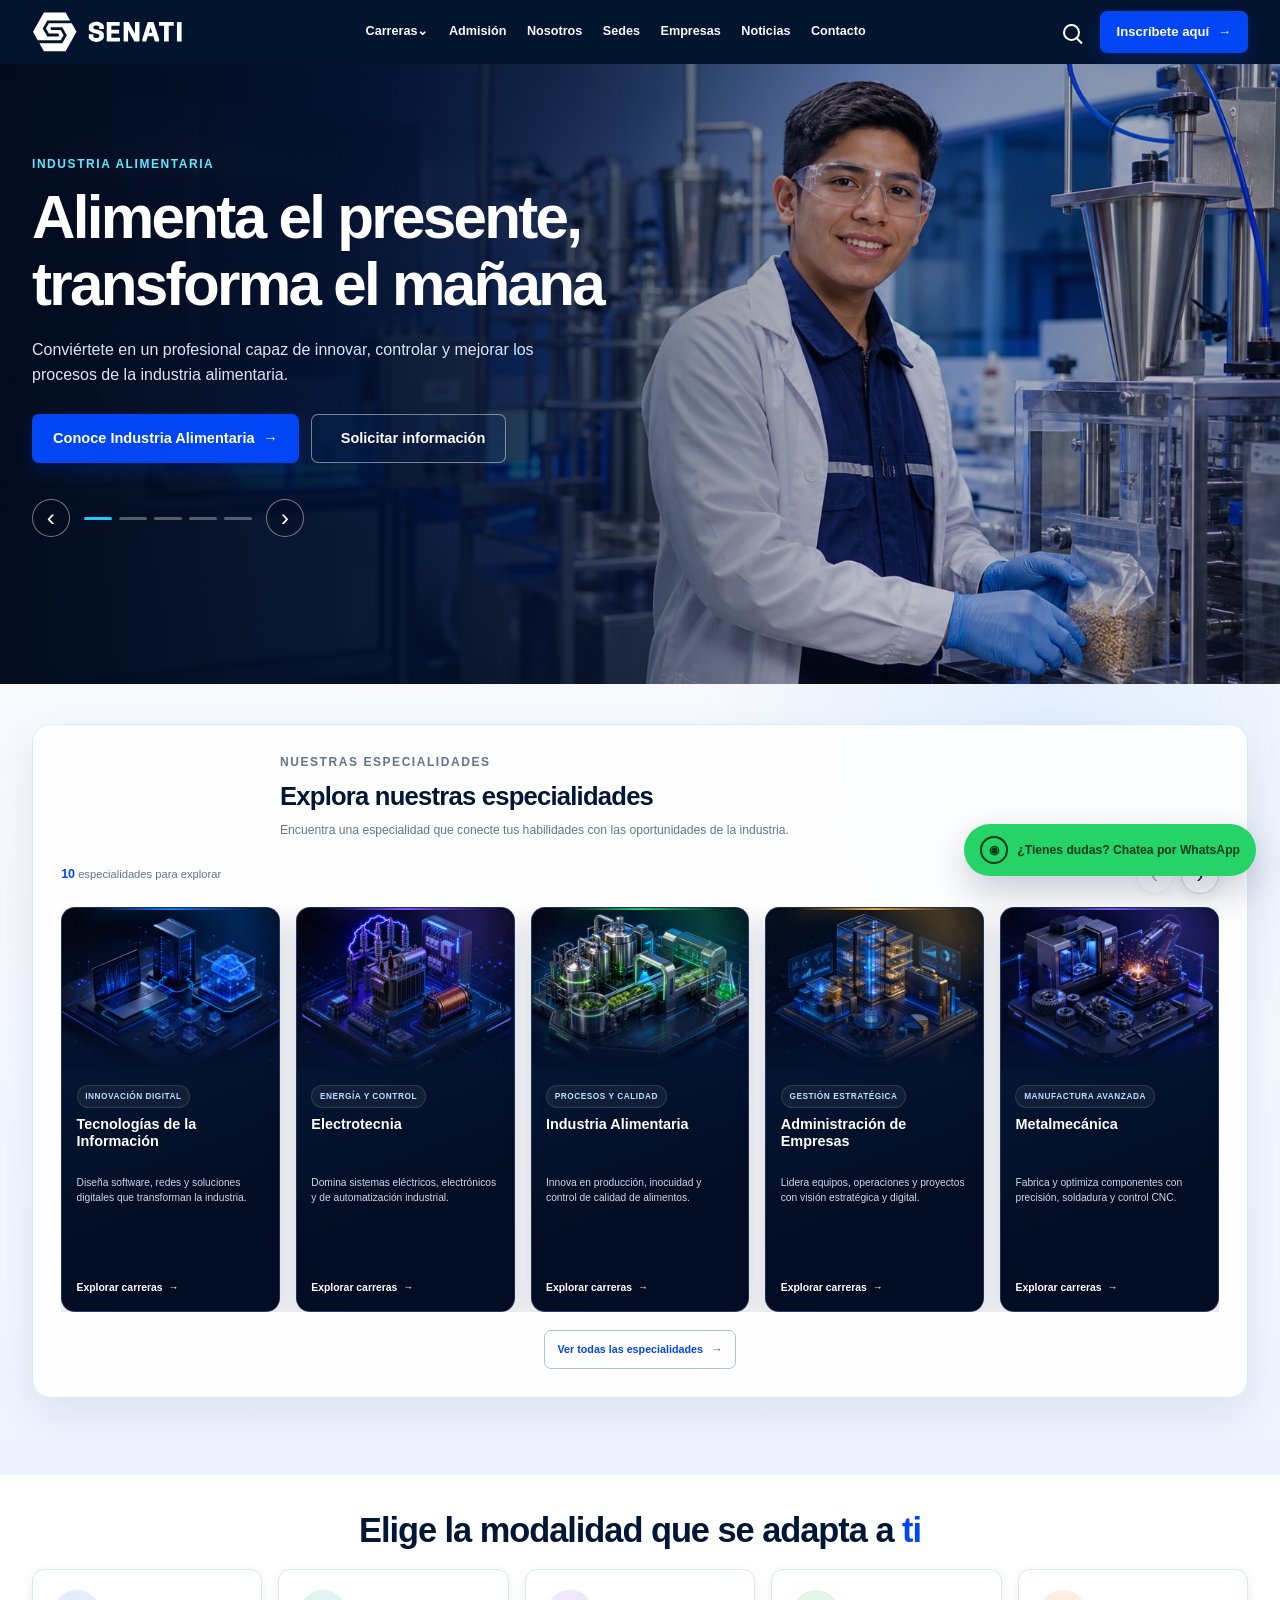
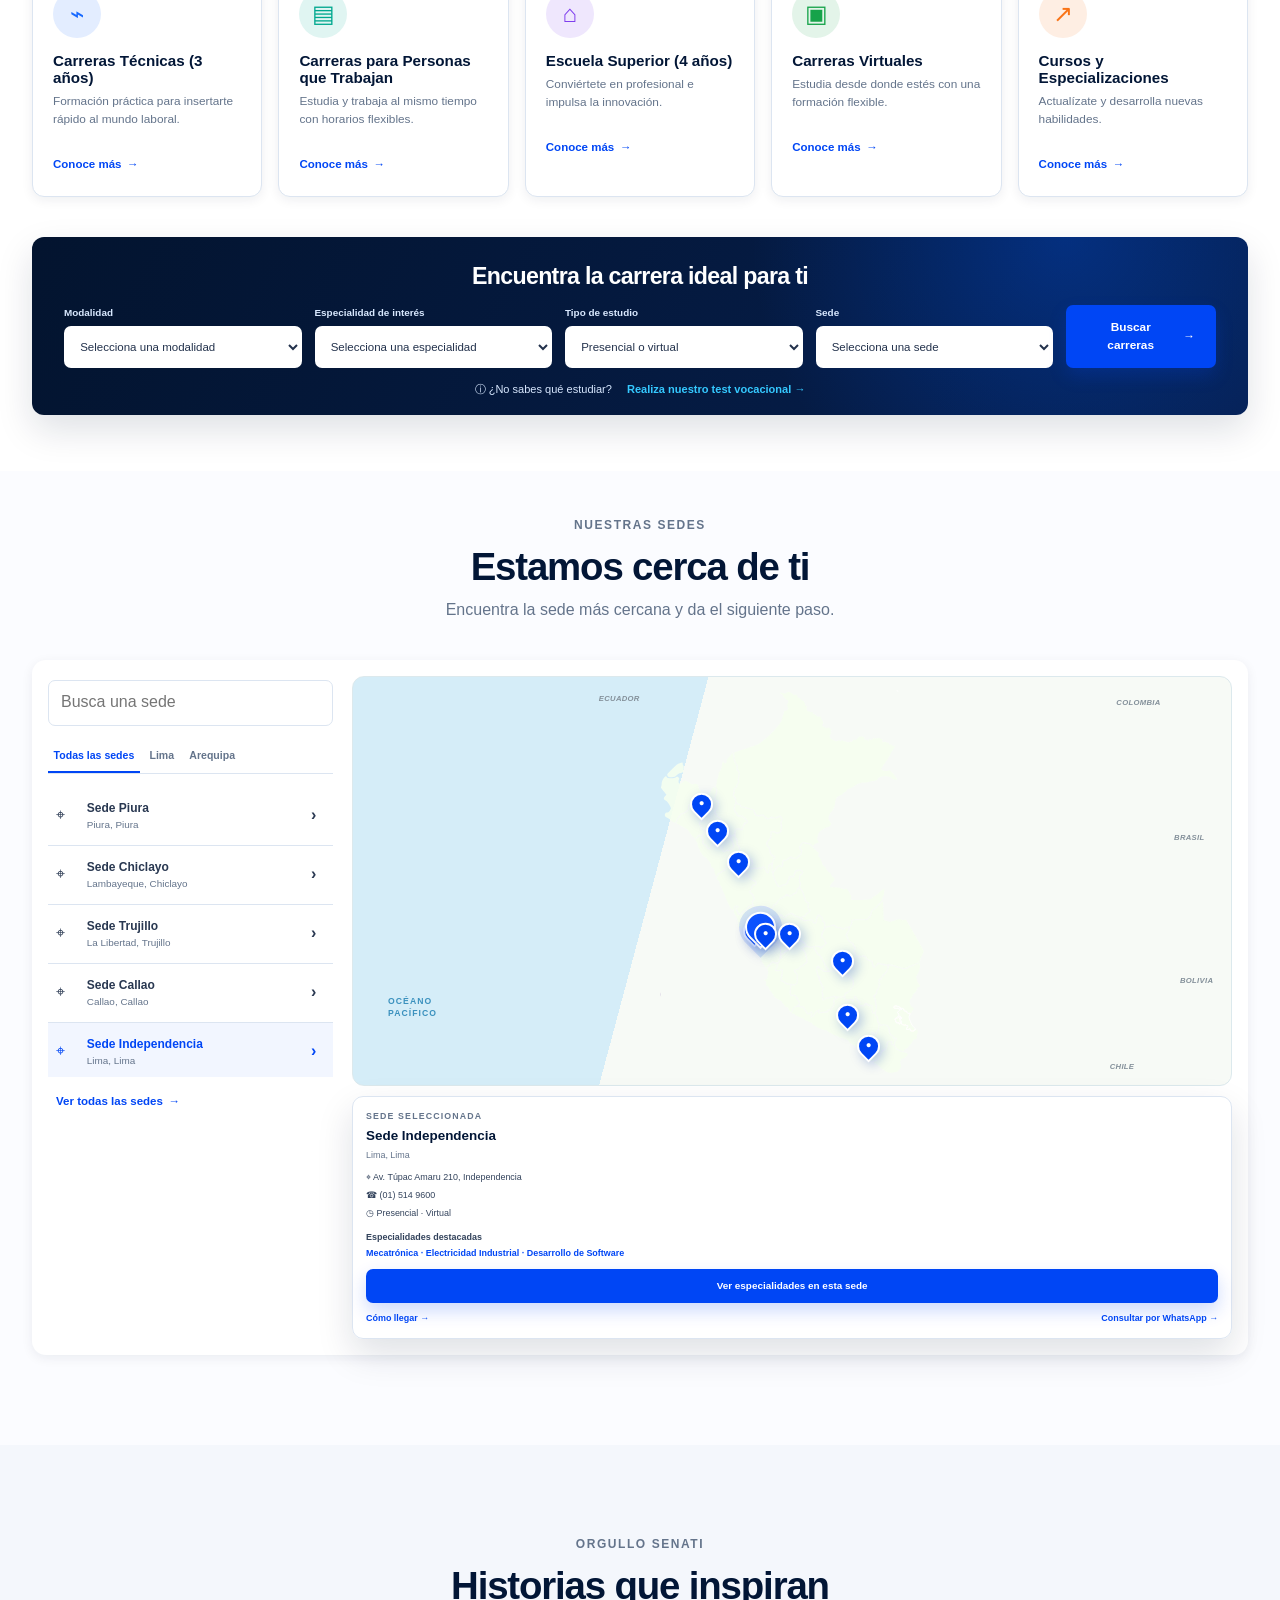
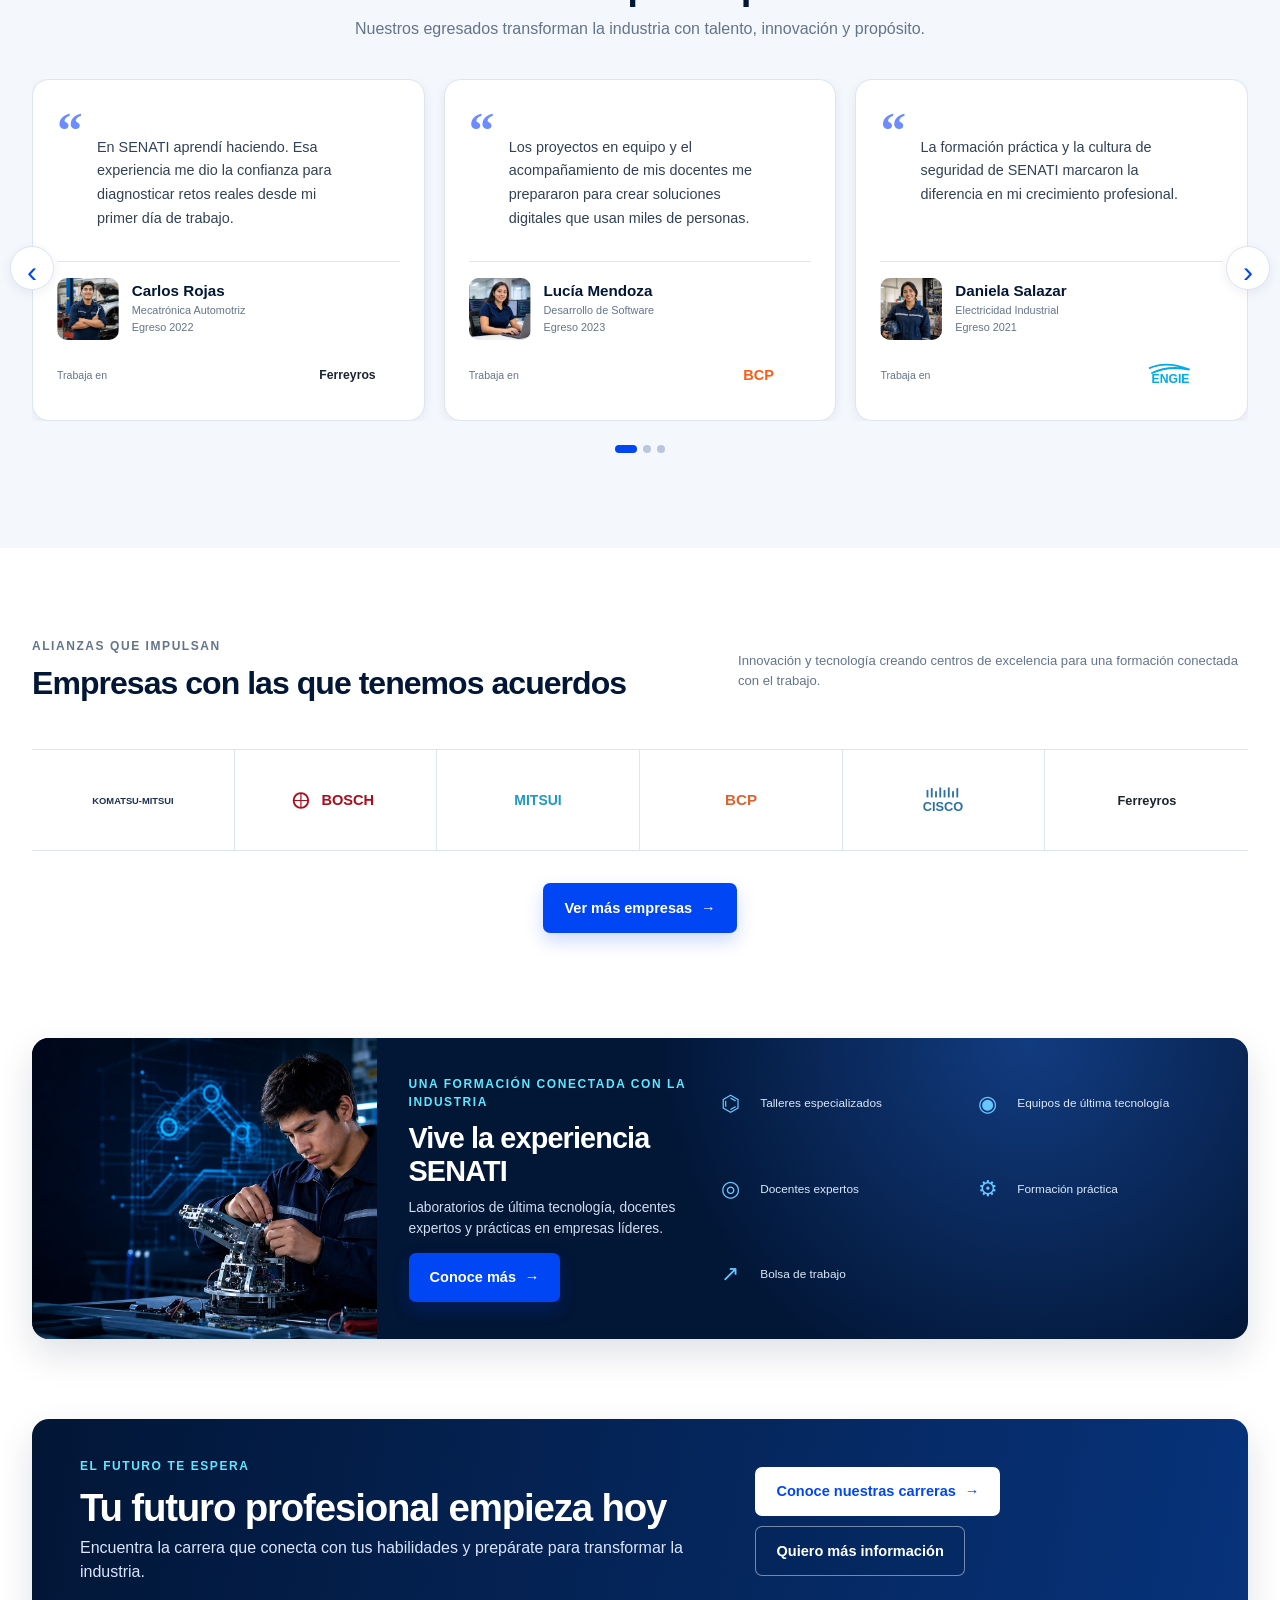
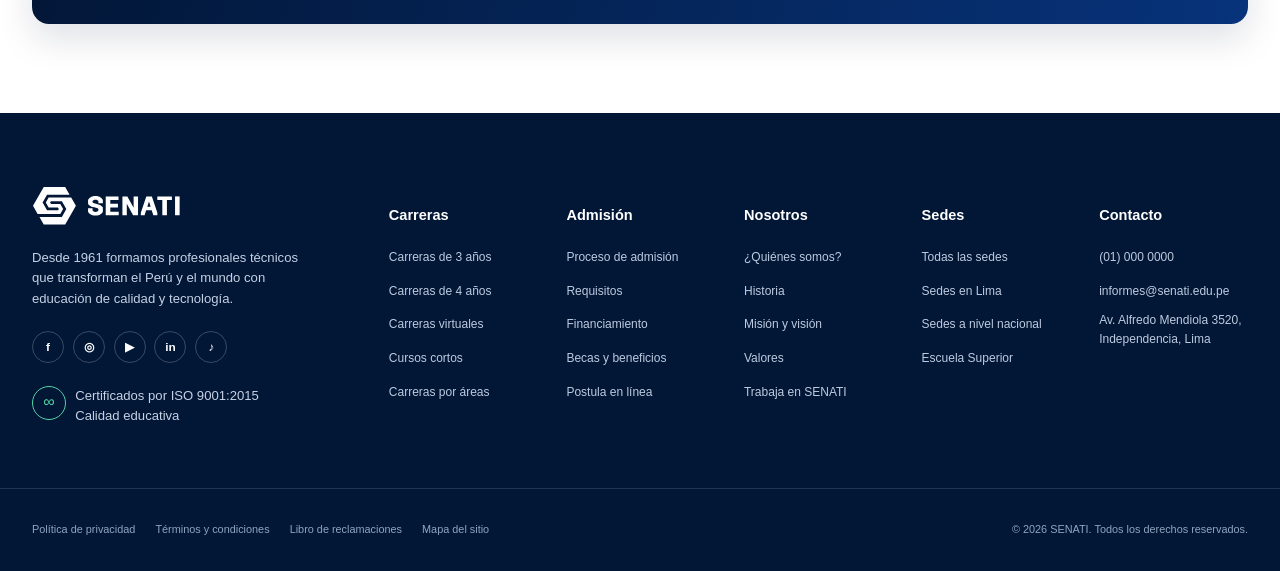
<file: index.html>
<!doctype html>
<html lang="es-PE">
<head>
  <meta charset="utf-8">
  <meta name="viewport" content="width=device-width, initial-scale=1">
  <meta name="description" content="SENATI: formación profesional tecnológica para transformar el Perú y el mundo.">
  <meta name="theme-color" content="#021636">
  <title>SENATI | Formación profesional tecnológica</title>
  <link rel="icon" href="assets/logo/favicon.svg" type="image/svg+xml">
  <link rel="stylesheet" href="css/styles.css">
  <link rel="stylesheet" href="css/responsive.css">
</head>
<body class="page page--home" data-page="home">
  <a class="skip-link" href="#contenido-principal">Saltar al contenido principal</a>

  <div class="utility-bar" aria-label="Accesos rápidos">
    <div class="container utility-bar__inner">
      <nav class="utility-nav" aria-label="Públicos y servicios">
        <a href="#postulantes">Postulantes</a>
        <a href="#empresas">Empresas</a>
        <a href="#colegios">Colegios y educadores</a>
        <a href="#alumnos">Alumnos</a>
        <a href="#egresados">Egresados</a>
        <a href="#bolsa-trabajo">Bolsa de trabajo</a>
        <a href="#tech-senati">Tech SENATI</a>
        <a href="#centro-idiomas">Centro de idiomas</a>
        <a href="#cursos">Cursos</a>
        <a href="#trabaja-senati">Trabaja en SENATI</a>
      </nav>
      <a class="utility-bar__phone" href="tel:+51000000000" aria-label="Central telefónica de demostración">(01) 000 0000</a>
    </div>
  </div>

  <header class="site-header" id="site-header">
    <div class="container site-header__inner">
      <a class="brand" href="index.html" aria-label="SENATI, ir al inicio">
        <img src="assets/logo/senati-logo-white.svg" alt="SENATI" width="142" height="38">
      </a>

      <nav class="primary-nav" aria-label="Navegación principal">
        <button class="primary-nav__link primary-nav__link--careers" type="button" aria-expanded="false" aria-controls="careers-megamenu" data-megamenu-trigger>
          Carreras <span aria-hidden="true">⌄</span>
        </button>
        <a class="primary-nav__link" href="#admision">Admisión</a>
        <a class="primary-nav__link" href="#nosotros">Nosotros</a>
        <a class="primary-nav__link" href="#sedes">Sedes</a>
        <a class="primary-nav__link" href="#empresas">Empresas</a>
        <a class="primary-nav__link" href="#noticias">Noticias</a>
        <a class="primary-nav__link" href="#contacto">Contacto</a>
      </nav>

      <div class="site-header__actions">
        <button class="icon-button search-toggle" type="button" aria-expanded="false" aria-controls="site-search" aria-label="Abrir buscador" data-search-toggle>
          <span class="icon icon--search" aria-hidden="true"></span>
        </button>
        <a class="button button--primary button--compact header-enroll" href="#formulario-informacion" aria-haspopup="dialog" aria-controls="lead-drawer" data-lead-drawer-open>Inscríbete aquí <span aria-hidden="true">→</span></a>
        <button class="icon-button menu-toggle" type="button" aria-expanded="false" aria-controls="mobile-drawer" aria-label="Abrir menú" data-menu-toggle>
          <span class="menu-toggle__lines" aria-hidden="true"></span>
        </button>
      </div>
    </div>

    <form class="site-search" id="site-search" role="search" hidden>
      <div class="container site-search__inner">
        <label class="sr-only" for="site-search-input">Buscar en SENATI</label>
        <input id="site-search-input" name="q" type="search" placeholder="¿Qué quieres buscar?" autocomplete="off">
        <button class="button button--primary" type="submit">Buscar</button>
        <button class="icon-button" type="button" aria-label="Cerrar buscador" data-search-close>×</button>
      </div>
    </form>

    <section class="mega-menu" id="careers-megamenu" aria-label="Carreras por familias" hidden data-megamenu>
      <div class="container mega-menu__layout">
        <div class="mega-menu__families">
          <section class="mega-menu__family mega-menu__family--technology">
            <h2><span class="category-mark" aria-hidden="true"></span>Tecnología</h2>
            <ul>
              <li><a href="carreras.html?area=Tecnologia">Desarrollo de Software</a></li>
              <li><a href="carreras.html?area=Tecnologia">Ciberseguridad</a></li>
              <li><a href="carreras.html?area=Tecnologia">Inteligencia Artificial</a></li>
              <li><a href="carreras.html?area=Tecnologia">Redes y Comunicaciones</a></li>
              <li><a href="carreras.html?area=Tecnologia">Soporte y Servicios TI</a></li>
            </ul>
          </section>
          <section class="mega-menu__family mega-menu__family--industry">
            <h2><span class="category-mark" aria-hidden="true"></span>Industria</h2>
            <ul>
              <li><a href="detalle-carrera.html?id=mecatronica-automotriz">Mecatrónica Automotriz</a></li>
              <li><a href="carreras.html?area=Industria">Automatización Industrial</a></li>
              <li><a href="carreras.html?area=Industria">Mantenimiento Industrial</a></li>
              <li><a href="carreras.html?area=Industria">Producción Industrial</a></li>
              <li><a href="carreras.html?area=Industria">Logística</a></li>
            </ul>
          </section>
          <section class="mega-menu__family mega-menu__family--energy">
            <h2><span class="category-mark" aria-hidden="true"></span>Energía</h2>
            <ul>
              <li><a href="carreras.html?area=Energia">Electricidad Industrial</a></li>
              <li><a href="carreras.html?area=Energia">Electrónica Industrial</a></li>
              <li><a href="carreras.html?area=Energia">Energías Renovables</a></li>
              <li><a href="carreras.html?area=Energia">Instalaciones Eléctricas</a></li>
              <li><a href="carreras.html?area=Energia">Climatización</a></li>
            </ul>
          </section>
          <section class="mega-menu__family mega-menu__family--construction">
            <h2><span class="category-mark" aria-hidden="true"></span>Construcción</h2>
            <ul>
              <li><a href="carreras.html?area=Construccion">Construcción Civil</a></li>
              <li><a href="carreras.html?area=Construccion">Arquitectura de Plataformas</a></li>
              <li><a href="carreras.html?area=Construccion">Topografía</a></li>
              <li><a href="carreras.html?area=Construccion">Seguridad en Construcción</a></li>
              <li><a href="carreras.html?area=Construccion">Costos y Presupuestos</a></li>
            </ul>
          </section>
          <section class="mega-menu__family mega-menu__family--design">
            <h2><span class="category-mark" aria-hidden="true"></span>Diseño y otros</h2>
            <ul>
              <li><a href="carreras.html?area=Diseno">Diseño Gráfico</a></li>
              <li><a href="carreras.html?area=Diseno">Diseño de Interiores</a></li>
              <li><a href="carreras.html?area=Gestion">Administración de Empresas</a></li>
              <li><a href="carreras.html?area=Gestion">Contabilidad</a></li>
              <li><a href="carreras.html?area=Gestion">Marketing</a></li>
            </ul>
          </section>
        </div>
        <aside class="mega-menu__aside" aria-label="Ayuda para elegir una carrera">
          <p class="eyebrow">¿No sabes qué carrera elegir?</p>
          <h2>Encuentra el camino que conecta con tu talento.</h2>
          <a class="button button--primary" href="carreras.html">Descubre tu carrera ideal</a>
          <a class="button button--secondary" href="#sedes">Ver sedes</a>
          <a class="text-link text-link--whatsapp" href="#whatsapp" data-whatsapp-link>Hablar por WhatsApp <span aria-hidden="true">→</span></a>
        </aside>
      </div>
    </section>

    <aside class="mobile-drawer" id="mobile-drawer" aria-label="Menú móvil" aria-hidden="true" hidden data-mobile-drawer>
      <div class="mobile-drawer__head">
        <a class="brand" href="index.html" aria-label="SENATI, ir al inicio">
          <img src="assets/logo/senati-logo-white.svg" alt="SENATI" width="128" height="34">
        </a>
        <button class="icon-button" type="button" aria-label="Cerrar menú" data-menu-close>×</button>
      </div>
      <nav class="mobile-nav" aria-label="Navegación móvil">
        <div class="mobile-nav__accordion" data-accordion>
          <button type="button" aria-expanded="false" aria-controls="mobile-careers" data-accordion-trigger>Carreras <span aria-hidden="true">+</span></button>
          <div id="mobile-careers" class="mobile-nav__panel" hidden>
            <a href="carreras.html?area=Tecnologia">Tecnología</a>
            <a href="carreras.html?area=Industria">Industria</a>
            <a href="carreras.html?area=Energia">Energía</a>
            <a href="carreras.html?area=Construccion">Construcción</a>
            <a href="carreras.html?area=Diseno">Diseño y otros</a>
            <a href="carreras.html">Ver todas las carreras</a>
          </div>
        </div>
        <a href="#admision">Admisión</a>
        <a href="#nosotros">Nosotros</a>
        <a href="#sedes">Sedes</a>
        <a href="#empresas">Empresas</a>
        <a href="#noticias">Noticias</a>
        <a href="#contacto">Contacto</a>
      </nav>
      <a class="button button--primary button--full" href="#formulario-informacion" aria-haspopup="dialog" aria-controls="lead-drawer" data-lead-drawer-open>Inscríbete aquí</a>
    </aside>
    <button class="drawer-backdrop" type="button" aria-label="Cerrar menú" hidden data-drawer-backdrop></button>
  </header>

  <main id="contenido-principal">
    <section class="hero hero--carousel" aria-labelledby="hero-title" data-hero-carousel>
      <div class="hero__stage" data-hero-slides aria-live="off">
        <figure class="hero__slide is-active"><img src="assets/images/hero-industria-alimentaria.jpg" alt="Estudiante de Industria Alimentaria en un laboratorio tecnológico de SENATI" width="1536" height="864" fetchpriority="high"></figure>
      </div>
      <div class="hero__glow" aria-hidden="true"></div>
      <div class="container hero__layout">
        <div class="hero__content" aria-live="polite">
          <p class="eyebrow eyebrow--light" data-hero-eyebrow>Industria Alimentaria</p>
          <h1 id="hero-title" data-hero-title>Alimenta el presente, transforma el mañana</h1>
          <p class="hero__lead" data-hero-description>Conviértete en un profesional capaz de innovar, controlar y mejorar los procesos de la industria alimentaria.</p>
          <div class="hero__actions">
            <a class="button button--primary" href="detalle-carrera.html?id=industria-alimentaria" data-hero-cta>Conoce Industria Alimentaria <span aria-hidden="true">→</span></a>
            <button class="button button--ghost" type="button" aria-haspopup="dialog" aria-controls="lead-drawer" data-lead-drawer-open><span class="icon icon--info" aria-hidden="true"></span>Solicitar información</button>
          </div>
          <div class="hero-carousel__navigation" aria-label="Controles del carrusel principal">
            <button class="hero-carousel__arrow" type="button" aria-label="Slide anterior" data-hero-previous>‹</button>
            <div class="hero-carousel__dots" role="tablist" aria-label="Seleccionar carrera destacada" data-hero-dots></div>
            <button class="hero-carousel__arrow" type="button" aria-label="Slide siguiente" data-hero-next>›</button>
          </div>
        </div>

      </div>
    </section>

    <div class="lead-drawer" id="lead-drawer" role="dialog" aria-modal="true" aria-labelledby="lead-form-title" aria-hidden="true" hidden data-lead-drawer>
      <div class="lead-drawer__toolbar">
        <p>Información y admisión</p>
        <button class="icon-button" type="button" aria-label="Cerrar formulario" data-lead-drawer-close>×</button>
      </div>
      <aside class="lead-card" id="formulario-informacion" aria-labelledby="lead-form-title">
          <div class="lead-card__header">
            <p class="eyebrow">Da el siguiente paso</p>
            <h2 id="lead-form-title">Empieza tu futuro hoy</h2>
            <p>Déjanos tus datos y un asesor se contactará contigo.</p>
          </div>
          <form class="form form--lead" id="lead-form" novalidate data-lead-form>
            <fieldset class="lead-paths">
              <legend>Elige cómo quieres estudiar</legend>
              <label class="lead-path">
                <input type="radio" name="program" value="Carrera de 3 años" required checked aria-describedby="lead-program-error">
                <span class="lead-path__radio" aria-hidden="true"></span>
                <span><strong>Carreras de 3 años</strong><small>Formación técnica presencial</small></span>
              </label>
              <label class="lead-path">
                <input type="radio" name="program" value="Carreras para gente que trabaja" required aria-describedby="lead-program-error">
                <span class="lead-path__radio" aria-hidden="true"></span>
                <span><strong>Carreras para gente que trabaja</strong><small>Estudia y trabaja al mismo tiempo</small></span>
              </label>
              <label class="lead-path">
                <input type="radio" name="program" value="Carrera virtual" required aria-describedby="lead-program-error">
                <span class="lead-path__radio" aria-hidden="true"></span>
                <span><strong>100% Virtual</strong><small>Estudia desde donde estés</small></span>
              </label>
              <span class="field-error" id="lead-program-error" aria-live="polite"></span>
            </fieldset>
            <div class="form-field">
              <label for="lead-name">Nombres y apellidos</label>
              <input id="lead-name" name="name" type="text" autocomplete="name" required aria-describedby="lead-name-error">
              <span class="field-error" id="lead-name-error" aria-live="polite"></span>
            </div>
            <div class="form-field">
              <label for="lead-phone">Celular / WhatsApp</label>
              <input id="lead-phone" name="phone" type="tel" autocomplete="tel" inputmode="numeric" pattern="[0-9]{7,12}" required aria-describedby="lead-phone-error">
              <span class="field-error" id="lead-phone-error" aria-live="polite"></span>
            </div>
            <div class="form-field">
              <label for="lead-area">Especialidad de interés</label>
              <select id="lead-area" name="area" required aria-describedby="lead-area-error" data-area-select>
                <option value="">Selecciona una especialidad</option>
              </select>
              <span class="field-error" id="lead-area-error" aria-live="polite"></span>
            </div>
            <div class="form-field">
              <label for="lead-campus">Sede de interés</label>
              <select id="lead-campus" name="campus" required aria-describedby="lead-campus-error" data-campus-select>
                <option value="">Selecciona una sede</option>
              </select>
              <span class="field-error" id="lead-campus-error" aria-live="polite"></span>
            </div>
            <div class="form-field form-field--checkbox">
              <input id="lead-privacy" name="privacy" type="checkbox" required aria-describedby="lead-privacy-error">
              <label for="lead-privacy">He leído y acepto la <a href="#politica-privacidad">política de privacidad</a>.</label>
              <span class="field-error" id="lead-privacy-error" aria-live="polite"></span>
            </div>
            <button class="button button--primary button--full" type="submit">Quiero más información <span aria-hidden="true">→</span></button>
            <p class="form-status" role="status" aria-live="polite" tabindex="-1"></p>
          </form>
      </aside>
    </div>
    <button class="lead-drawer__backdrop" type="button" aria-label="Cerrar formulario" hidden data-lead-drawer-backdrop></button>

    <div class="specialties-block">
      <div class="container">
        <section class="section areas-section specialties-block__panel" id="carreras" aria-labelledby="areas-title">
          <div class="container">
            <div class="section-heading section-heading--center">
              <p class="eyebrow">Nuestras especialidades</p>
              <h2 id="areas-title">Explora nuestras especialidades</h2>
              <p>Encuentra una especialidad que conecte tus habilidades con las oportunidades de la industria.</p>
            </div>
            <div class="specialties-carousel__toolbar">
              <p><strong data-specialties-count>10</strong> especialidades para explorar</p>
              <div class="specialties-carousel__controls" aria-label="Controles de especialidades">
                <button type="button" aria-label="Ver especialidades anteriores" aria-controls="areas-grid" data-specialties-previous>‹</button>
                <span class="sr-only" aria-live="polite" data-specialties-status></span>
                <button type="button" aria-label="Ver más especialidades" aria-controls="areas-grid" data-specialties-next>›</button>
              </div>
            </div>
            <div class="horizontal-carousel" data-horizontal-carousel data-specialties-carousel tabindex="0" aria-label="Carrusel de especialidades de estudio">
              <div class="horizontal-carousel__track areas-grid" id="areas-grid" data-areas-container aria-live="polite"></div>
            </div>
            <div class="section-actions"><a class="button button--secondary" href="carreras.html">Ver todas las especialidades <span aria-hidden="true">→</span></a></div>
          </div>
        </section>
      </div>
    </div>

    <section class="study-modes" aria-labelledby="modes-title">
      <div class="container">
        <div class="section-heading section-heading--center"><h2 id="modes-title">Elige la modalidad que se adapta a <span>ti</span></h2></div>
        <div class="study-modes__grid" data-study-modes></div>
      </div>
    </section>

    <section class="career-finder" aria-labelledby="finder-title">
      <div class="container career-finder__card">
        <div class="career-finder__heading"><p class="eyebrow eyebrow--light">Encuentra tu camino</p><h2 id="finder-title">Encuentra la carrera ideal para ti</h2></div>
        <form class="career-finder__form" data-career-finder>
          <div><label for="finder-program">Modalidad</label><select id="finder-program" name="programa" data-finder-program><option value="">Selecciona una modalidad</option></select></div>
          <div><label for="finder-area">Especialidad de interés</label><select id="finder-area" name="area" data-finder-area><option value="">Selecciona una especialidad</option></select></div>
          <div><label for="finder-modality">Tipo de estudio</label><select id="finder-modality" name="modalidad" data-finder-modality><option value="">Presencial o virtual</option><option value="Presencial">Presencial</option><option value="Virtual">Virtual</option><option value="Semipresencial">Semipresencial</option></select></div>
          <div><label for="finder-campus">Sede</label><select id="finder-campus" name="sede" data-finder-campus><option value="">Selecciona una sede</option></select></div>
          <button class="button button--primary" type="submit">Buscar carreras <span aria-hidden="true">→</span></button>
        </form>
        <p class="career-finder__help">ⓘ ¿No sabes qué estudiar? <a href="carreras.html">Realiza nuestro test vocacional →</a></p>
      </div>
    </section>

    <section class="section campuses" id="sedes" aria-labelledby="campuses-title">
      <div class="container">
        <div class="section-heading section-heading--center"><p class="eyebrow">Nuestras sedes</p><h2 id="campuses-title">Estamos cerca de ti</h2><p>Encuentra la sede más cercana y da el siguiente paso.</p></div>
        <div class="campuses__layout">
          <aside class="campuses__panel" aria-label="Buscar sede">
            <label class="sr-only" for="campus-search">Buscar sede</label><input id="campus-search" type="search" placeholder="Busca una sede" data-campus-search>
            <div class="campuses__tabs"><button type="button" class="is-active" data-campus-filter="">Todas las sedes</button><button type="button" data-campus-filter="Lima">Lima</button><button type="button" data-campus-filter="Arequipa">Arequipa</button></div>
            <div class="campuses__list" data-campus-list aria-live="polite"></div>
            <a class="text-link campuses__all" href="carreras.html">Ver todas las sedes <span aria-hidden="true">→</span></a>
          </aside>
          <div class="campuses__map-wrap">
            <div class="campuses__map" role="group" aria-label="Mapa interactivo con sedes SENATI" data-campus-map>
              <span class="campuses__ocean" aria-hidden="true">OCÉANO<br>PACÍFICO</span>
              <span class="campuses__country campuses__country--ecuador" aria-hidden="true">Ecuador</span>
              <span class="campuses__country campuses__country--colombia" aria-hidden="true">Colombia</span>
              <span class="campuses__country campuses__country--brasil" aria-hidden="true">Brasil</span>
              <span class="campuses__country campuses__country--bolivia" aria-hidden="true">Bolivia</span>
              <span class="campuses__country campuses__country--chile" aria-hidden="true">Chile</span>
              <div class="campuses__map-stage" data-campus-stage>
                <img class="campuses__peru" src="assets/images/peru-map.svg" alt="Mapa político del Perú con sus departamentos" width="630" height="912">
              </div>
            </div>
            <article class="campus-detail" data-campus-detail aria-live="polite"></article>
          </div>
        </div>
      </div>
    </section>

    <section class="section testimonials" id="testimonios" aria-labelledby="testimonials-title">
      <div class="container">
        <div class="section-heading section-heading--center">
          <p class="eyebrow">Orgullo SENATI</p>
          <h2 id="testimonials-title">Historias que inspiran</h2>
          <p>Nuestros egresados transforman la industria con talento, innovación y propósito.</p>
        </div>
        <div class="carousel" data-testimonials-carousel>
          <button class="carousel__button carousel__button--previous" type="button" aria-label="Testimonio anterior" data-carousel-previous>‹</button>
          <div class="carousel__viewport" tabindex="0">
            <div class="carousel__track testimonials-grid" id="testimonials-track" data-testimonials-container aria-live="polite"></div>
          </div>
          <button class="carousel__button carousel__button--next" type="button" aria-label="Testimonio siguiente" data-carousel-next>›</button>
          <div class="carousel__dots" role="tablist" aria-label="Seleccionar testimonio" data-carousel-dots></div>
        </div>
      </div>
    </section>

    <section class="section partner-companies" id="empresas" aria-labelledby="partners-title">
      <div class="container">
        <div class="section-heading section-heading--split">
          <div>
            <p class="eyebrow">Alianzas que impulsan</p>
            <h2 id="partners-title">Empresas con las que tenemos acuerdos</h2>
          </div>
          <p>Innovación y tecnología creando centros de excelencia para una formación conectada con el trabajo.</p>
        </div>
        <div class="logo-strip" id="company-logos" data-companies-container aria-label="Empresas aliadas"></div>
        <div class="section-actions"><a class="button button--primary" href="#empresas-aliadas">Ver más empresas <span aria-hidden="true">→</span></a></div>
      </div>
    </section>

    <section class="section experience" id="experiencia" aria-labelledby="experience-title">
      <div class="container experience__card">
        <figure class="experience__visual">
          <img src="assets/images/experiencia-taller.jpg" alt="Taller tecnológico y especializado de SENATI" width="660" height="480" loading="lazy">
        </figure>
        <div class="experience__content">
          <p class="eyebrow eyebrow--light">Una formación conectada con la industria</p>
          <h2 id="experience-title">Vive la experiencia SENATI</h2>
          <p>Laboratorios de última tecnología, docentes expertos y prácticas en empresas líderes.</p>
          <a class="button button--primary" href="#agenda-visita">Conoce más <span aria-hidden="true">→</span></a>
        </div>
        <ul class="experience__features" aria-label="Beneficios de estudiar en SENATI">
          <li><span aria-hidden="true">⌬</span>Talleres especializados</li>
          <li><span aria-hidden="true">◉</span>Equipos de última tecnología</li>
          <li><span aria-hidden="true">◎</span>Docentes expertos</li>
          <li><span aria-hidden="true">⚙</span>Formación práctica</li>
          <li><span aria-hidden="true">↗</span>Bolsa de trabajo</li>
        </ul>
      </div>
    </section>

    <section class="section visit-cta" id="agenda-visita" aria-labelledby="visit-title">
      <div class="container visit-cta__card">
        <div><p class="eyebrow eyebrow--light">El futuro te espera</p><h2 id="visit-title">Tu futuro profesional empieza hoy</h2><p>Encuentra la carrera que conecta con tus habilidades y prepárate para transformar la industria.</p></div>
        <div class="visit-cta__actions"><a class="button button--light" href="carreras.html">Conoce nuestras carreras <span aria-hidden="true">→</span></a><a class="button button--ghost" href="#formulario-informacion" aria-haspopup="dialog" aria-controls="lead-drawer" data-lead-drawer-open>Quiero más información</a></div>
      </div>
    </section>
  </main>

  <div class="sr-only" aria-label="Destinos informativos provisionales del prototipo">
    <span id="postulantes"></span><span id="colegios"></span><span id="alumnos"></span><span id="egresados"></span>
    <span id="bolsa-trabajo"></span><span id="tech-senati"></span><span id="centro-idiomas"></span><span id="cursos"></span>
    <span id="trabaja-senati"></span><span id="noticias"></span><span id="empresas-aliadas"></span><span id="proceso-admision"></span>
    <span id="requisitos"></span><span id="financiamiento"></span><span id="becas"></span><span id="postula"></span>
    <span id="quienes-somos"></span><span id="historia"></span><span id="mision-vision"></span><span id="valores"></span>
    <span id="todas-sedes"></span><span id="sedes-lima"></span><span id="sedes-nacional"></span><span id="escuela-superior"></span>
    <span id="privacidad"></span><span id="terminos"></span><span id="reclamaciones"></span><span id="mapa"></span>
    <span id="facebook"></span><span id="instagram"></span><span id="youtube"></span><span id="linkedin"></span><span id="tiktok"></span>
  </div>

  <footer class="site-footer" id="contacto">
    <div class="container site-footer__top">
      <section class="site-footer__brand" aria-labelledby="footer-about-title">
        <img src="assets/logo/senati-logo-white.svg" alt="SENATI" width="156" height="42">
        <h2 class="sr-only" id="footer-about-title">Acerca de SENATI</h2>
        <p>Desde 1961 formamos profesionales técnicos que transforman el Perú y el mundo con educación de calidad y tecnología.</p>
        <nav class="social-links" aria-label="Redes sociales">
          <a href="#facebook" aria-label="Facebook">f</a><a href="#instagram" aria-label="Instagram">◎</a><a href="#youtube" aria-label="YouTube">▶</a><a href="#linkedin" aria-label="LinkedIn">in</a><a href="#tiktok" aria-label="TikTok">♪</a>
        </nav>
        <p class="quality-badge"><span aria-hidden="true">∞</span> Certificados por ISO 9001:2015<br>Calidad educativa</p>
      </section>
      <nav class="site-footer__nav" aria-label="Enlaces del pie de página">
        <section class="footer-column" data-footer-accordion>
          <h2><button type="button" aria-expanded="true" aria-controls="footer-careers" data-footer-trigger>Carreras <span aria-hidden="true">⌄</span></button></h2>
          <ul id="footer-careers"><li><a href="carreras.html?programa=3">Carreras de 3 años</a></li><li><a href="carreras.html?programa=4">Carreras de 4 años</a></li><li><a href="carreras.html?modalidad=Virtual">Carreras virtuales</a></li><li><a href="#cursos">Cursos cortos</a></li><li><a href="carreras.html">Carreras por áreas</a></li></ul>
        </section>
        <section class="footer-column" id="admision" data-footer-accordion>
          <h2><button type="button" aria-expanded="true" aria-controls="footer-admission" data-footer-trigger>Admisión <span aria-hidden="true">⌄</span></button></h2>
          <ul id="footer-admission"><li><a href="#proceso-admision">Proceso de admisión</a></li><li><a href="#requisitos">Requisitos</a></li><li><a href="#financiamiento">Financiamiento</a></li><li><a href="#becas">Becas y beneficios</a></li><li><a href="#postula">Postula en línea</a></li></ul>
        </section>
        <section class="footer-column" id="nosotros" data-footer-accordion>
          <h2><button type="button" aria-expanded="true" aria-controls="footer-about" data-footer-trigger>Nosotros <span aria-hidden="true">⌄</span></button></h2>
          <ul id="footer-about"><li><a href="#quienes-somos">¿Quiénes somos?</a></li><li><a href="#historia">Historia</a></li><li><a href="#mision-vision">Misión y visión</a></li><li><a href="#valores">Valores</a></li><li><a href="#trabaja-senati">Trabaja en SENATI</a></li></ul>
        </section>
        <section class="footer-column" id="footer-sedes" data-footer-accordion>
          <h2><button type="button" aria-expanded="true" aria-controls="footer-campuses" data-footer-trigger>Sedes <span aria-hidden="true">⌄</span></button></h2>
          <ul id="footer-campuses"><li><a href="#todas-sedes">Todas las sedes</a></li><li><a href="#sedes-lima">Sedes en Lima</a></li><li><a href="#sedes-nacional">Sedes a nivel nacional</a></li><li><a href="#escuela-superior">Escuela Superior</a></li></ul>
        </section>
        <section class="footer-column" data-footer-accordion>
          <h2><button type="button" aria-expanded="true" aria-controls="footer-contact" data-footer-trigger>Contacto <span aria-hidden="true">⌄</span></button></h2>
          <ul id="footer-contact"><li><a href="tel:+51000000000">(01) 000 0000</a></li><li><a href="mailto:informes@senati.edu.pe">informes@senati.edu.pe</a></li><li><address>Av. Alfredo Mendiola 3520, Independencia, Lima</address></li></ul>
        </section>
      </nav>
    </div>
    <div class="site-footer__bottom">
      <div class="container site-footer__bottom-inner">
        <nav aria-label="Información legal"><a id="politica-privacidad" href="#privacidad">Política de privacidad</a><a href="#terminos">Términos y condiciones</a><a href="#reclamaciones">Libro de reclamaciones</a><a href="#mapa">Mapa del sitio</a></nav>
        <p>© 2026 SENATI. Todos los derechos reservados.</p>
      </div>
    </div>
  </footer>

  <a class="whatsapp-float" id="whatsapp" href="https://wa.me/00000000000" target="_blank" rel="noopener noreferrer" data-whatsapp-link aria-label="Chatear por WhatsApp">
    <span class="whatsapp-float__icon" aria-hidden="true">◉</span><span class="whatsapp-float__text">¿Tienes dudas? Chatea por WhatsApp</span>
  </a>
  <button class="back-to-top" type="button" aria-label="Volver arriba" hidden data-back-to-top>↑</button>

  <template id="area-card-template">
    <article class="area-card"><div class="area-card__art"><img alt="" width="1200" height="900" loading="lazy" decoding="async"></div><div class="area-card__content"><p class="area-card__count"></p><h3></h3><p></p><a class="text-link" href="carreras.html">Explorar carreras <span aria-hidden="true">→</span></a></div></article>
  </template>
  <template id="testimonial-card-template">
    <article class="testimonial-card"><span class="testimonial-card__quote" aria-hidden="true">“</span><blockquote></blockquote><div class="testimonial-card__person"><img alt="" width="96" height="96" loading="lazy"><div><h3></h3><p class="testimonial-card__career"></p><p class="testimonial-card__year"></p></div></div><div class="testimonial-card__company"><span>Trabaja en</span><img alt="" width="120" height="40" loading="lazy"></div></article>
  </template>

  <script src="js/data.js" defer></script>
  <script src="js/app.js" defer></script>
</body>
</html>
</file>
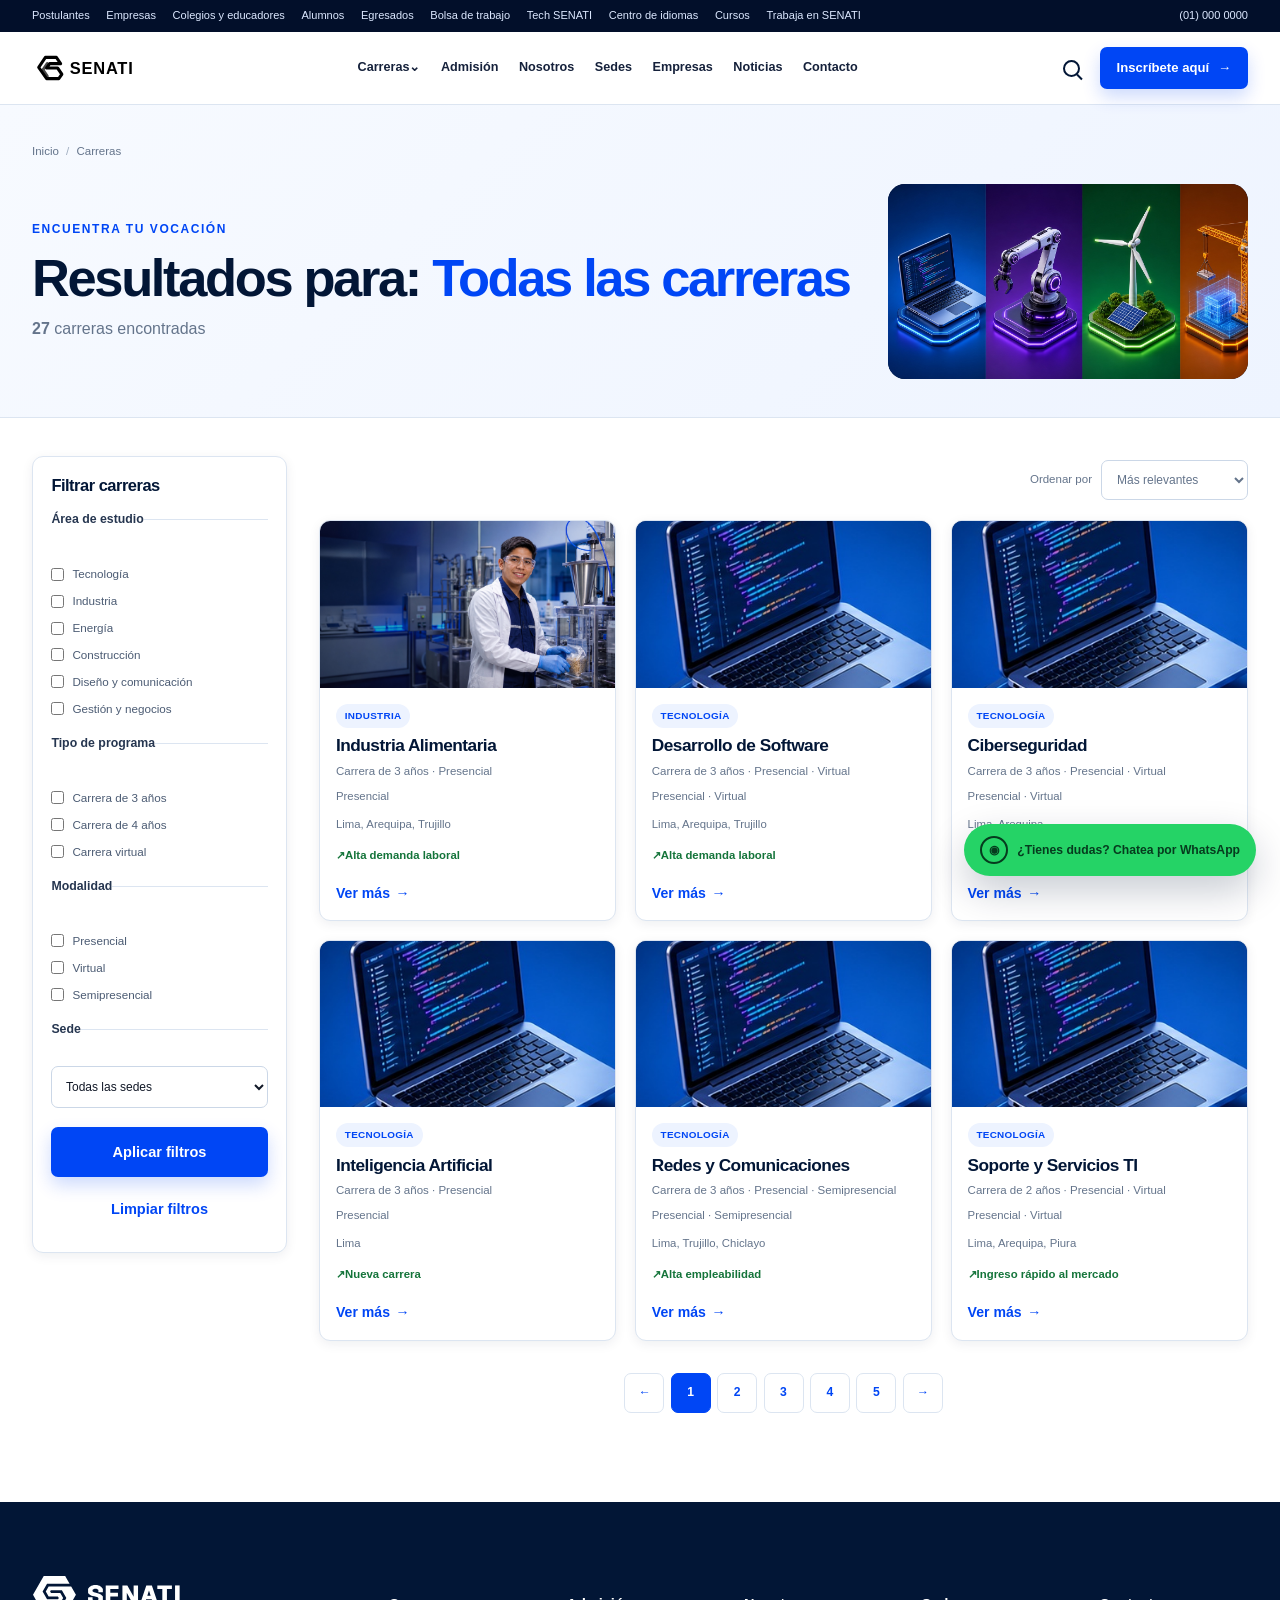
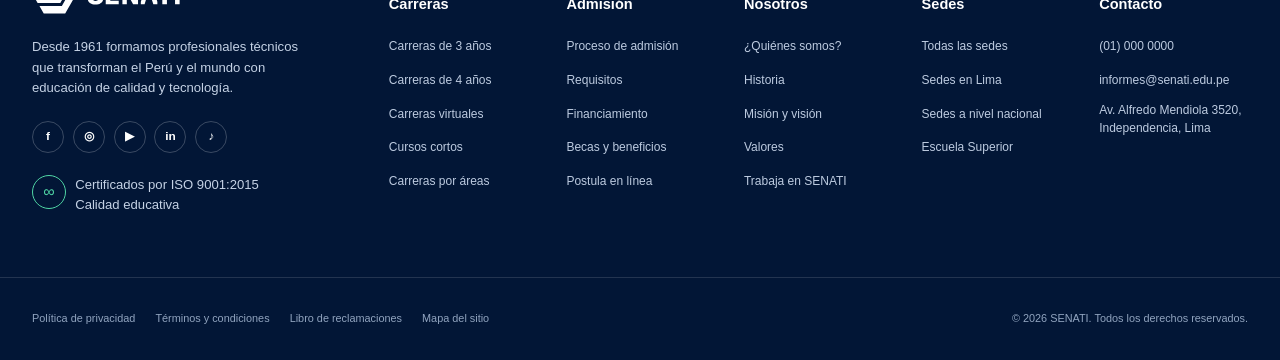
<file: carreras.html>
<!doctype html>
<html lang="es-PE">
<head>
  <meta charset="utf-8">
  <meta name="viewport" content="width=device-width, initial-scale=1">
  <meta name="description" content="Explora y filtra las carreras profesionales de SENATI.">
  <meta name="theme-color" content="#021636">
  <title>Carreras | SENATI</title>
  <link rel="icon" href="assets/logo/favicon.svg" type="image/svg+xml">
  <link rel="stylesheet" href="css/styles.css">
  <link rel="stylesheet" href="css/responsive.css">
</head>
<body class="page page--careers" data-page="careers">
  <a class="skip-link" href="#contenido-principal">Saltar al contenido principal</a>

  <div class="utility-bar" aria-label="Accesos rápidos">
    <div class="container utility-bar__inner">
      <nav class="utility-nav" aria-label="Públicos y servicios">
        <a href="index.html#postulantes">Postulantes</a><a href="index.html#empresas">Empresas</a><a href="index.html#colegios">Colegios y educadores</a><a href="index.html#alumnos">Alumnos</a><a href="index.html#egresados">Egresados</a><a href="index.html#bolsa-trabajo">Bolsa de trabajo</a><a href="index.html#tech-senati">Tech SENATI</a><a href="index.html#centro-idiomas">Centro de idiomas</a><a href="index.html#cursos">Cursos</a><a href="index.html#trabaja-senati">Trabaja en SENATI</a>
      </nav>
      <a class="utility-bar__phone" href="tel:+51000000000">(01) 000 0000</a>
    </div>
  </div>

  <header class="site-header" id="site-header">
    <div class="container site-header__inner">
      <a class="brand" href="index.html" aria-label="SENATI, ir al inicio"><img src="assets/logo/senati-logo.svg" alt="SENATI" width="142" height="38"></a>
      <nav class="primary-nav" aria-label="Navegación principal">
        <button class="primary-nav__link primary-nav__link--careers is-active" type="button" aria-current="page" aria-expanded="false" aria-controls="careers-megamenu" data-megamenu-trigger>Carreras <span aria-hidden="true">⌄</span></button>
        <a class="primary-nav__link" href="index.html#admision">Admisión</a><a class="primary-nav__link" href="index.html#nosotros">Nosotros</a><a class="primary-nav__link" href="index.html#sedes">Sedes</a><a class="primary-nav__link" href="index.html#empresas">Empresas</a><a class="primary-nav__link" href="index.html#noticias">Noticias</a><a class="primary-nav__link" href="index.html#contacto">Contacto</a>
      </nav>
      <div class="site-header__actions">
        <button class="icon-button search-toggle" type="button" aria-expanded="false" aria-controls="site-search" aria-label="Abrir buscador" data-search-toggle><span class="icon icon--search" aria-hidden="true"></span></button>
        <a class="button button--primary button--compact header-enroll" href="index.html#formulario-informacion">Inscríbete aquí <span aria-hidden="true">→</span></a>
        <button class="icon-button menu-toggle" type="button" aria-expanded="false" aria-controls="mobile-drawer" aria-label="Abrir menú" data-menu-toggle><span class="menu-toggle__lines" aria-hidden="true"></span></button>
      </div>
    </div>

    <form class="site-search" id="site-search" role="search" hidden>
      <div class="container site-search__inner"><label class="sr-only" for="site-search-input">Buscar en SENATI</label><input id="site-search-input" name="q" type="search" placeholder="¿Qué quieres buscar?"><button class="button button--primary" type="submit">Buscar</button><button class="icon-button" type="button" aria-label="Cerrar buscador" data-search-close>×</button></div>
    </form>

    <section class="mega-menu" id="careers-megamenu" aria-label="Carreras por familias" hidden data-megamenu>
      <div class="container mega-menu__layout">
        <div class="mega-menu__families">
          <section class="mega-menu__family mega-menu__family--technology"><h2><span class="category-mark" aria-hidden="true"></span>Tecnología</h2><ul><li><a href="carreras.html?area=Tecnologia">Desarrollo de Software</a></li><li><a href="carreras.html?area=Tecnologia">Ciberseguridad</a></li><li><a href="carreras.html?area=Tecnologia">Inteligencia Artificial</a></li><li><a href="carreras.html?area=Tecnologia">Redes y Comunicaciones</a></li><li><a href="carreras.html?area=Tecnologia">Soporte y Servicios TI</a></li></ul></section>
          <section class="mega-menu__family mega-menu__family--industry"><h2><span class="category-mark" aria-hidden="true"></span>Industria</h2><ul><li><a href="detalle-carrera.html?id=mecatronica-automotriz">Mecatrónica Automotriz</a></li><li><a href="carreras.html?area=Industria">Automatización Industrial</a></li><li><a href="carreras.html?area=Industria">Mantenimiento Industrial</a></li><li><a href="carreras.html?area=Industria">Producción Industrial</a></li><li><a href="carreras.html?area=Industria">Logística</a></li></ul></section>
          <section class="mega-menu__family mega-menu__family--energy"><h2><span class="category-mark" aria-hidden="true"></span>Energía</h2><ul><li><a href="carreras.html?area=Energia">Electricidad Industrial</a></li><li><a href="carreras.html?area=Energia">Electrónica Industrial</a></li><li><a href="carreras.html?area=Energia">Energías Renovables</a></li><li><a href="carreras.html?area=Energia">Instalaciones Eléctricas</a></li><li><a href="carreras.html?area=Energia">Climatización</a></li></ul></section>
          <section class="mega-menu__family mega-menu__family--construction"><h2><span class="category-mark" aria-hidden="true"></span>Construcción</h2><ul><li><a href="carreras.html?area=Construccion">Construcción Civil</a></li><li><a href="carreras.html?area=Construccion">Arquitectura de Plataformas</a></li><li><a href="carreras.html?area=Construccion">Topografía</a></li><li><a href="carreras.html?area=Construccion">Seguridad en Construcción</a></li><li><a href="carreras.html?area=Construccion">Costos y Presupuestos</a></li></ul></section>
          <section class="mega-menu__family mega-menu__family--design"><h2><span class="category-mark" aria-hidden="true"></span>Diseño y otros</h2><ul><li><a href="carreras.html?area=Diseno">Diseño Gráfico</a></li><li><a href="carreras.html?area=Diseno">Diseño de Interiores</a></li><li><a href="carreras.html?area=Gestion">Administración de Empresas</a></li><li><a href="carreras.html?area=Gestion">Contabilidad</a></li><li><a href="carreras.html?area=Gestion">Marketing</a></li></ul></section>
        </div>
        <aside class="mega-menu__aside"><p class="eyebrow">¿No sabes qué carrera elegir?</p><h2>Encuentra el camino que conecta con tu talento.</h2><a class="button button--primary" href="carreras.html">Descubre tu carrera ideal</a><a class="button button--secondary" href="index.html#sedes">Ver sedes</a><a class="text-link text-link--whatsapp" href="#whatsapp" data-whatsapp-link>Hablar por WhatsApp <span aria-hidden="true">→</span></a></aside>
      </div>
    </section>

    <aside class="mobile-drawer" id="mobile-drawer" aria-label="Menú móvil" aria-hidden="true" data-mobile-drawer>
      <div class="mobile-drawer__head"><a class="brand" href="index.html"><img src="assets/logo/senati-logo-white.svg" alt="SENATI" width="128" height="34"></a><button class="icon-button" type="button" aria-label="Cerrar menú" data-menu-close>×</button></div>
      <nav class="mobile-nav" aria-label="Navegación móvil">
        <div class="mobile-nav__accordion" data-accordion><button type="button" aria-expanded="false" aria-controls="mobile-careers" data-accordion-trigger>Carreras <span aria-hidden="true">+</span></button><div id="mobile-careers" class="mobile-nav__panel" hidden><a href="carreras.html?area=Tecnologia">Tecnología</a><a href="carreras.html?area=Industria">Industria</a><a href="carreras.html?area=Energia">Energía</a><a href="carreras.html?area=Construccion">Construcción</a><a href="carreras.html?area=Diseno">Diseño y otros</a><a href="carreras.html">Ver todas las carreras</a></div></div>
        <a href="index.html#admision">Admisión</a><a href="index.html#nosotros">Nosotros</a><a href="index.html#sedes">Sedes</a><a href="index.html#empresas">Empresas</a><a href="index.html#noticias">Noticias</a><a href="index.html#contacto">Contacto</a>
      </nav>
      <a class="button button--primary button--full" href="index.html#formulario-informacion">Inscríbete aquí</a>
    </aside>
    <button class="drawer-backdrop" type="button" aria-label="Cerrar menú" hidden data-drawer-backdrop></button>
  </header>

  <main id="contenido-principal">
    <section class="results-hero" aria-labelledby="results-title">
      <div class="container">
        <nav class="breadcrumb" aria-label="Migas de pan"><ol><li><a href="index.html">Inicio</a></li><li aria-current="page">Carreras</li></ol></nav>
        <div class="results-hero__heading">
          <div><p class="eyebrow">Encuentra tu vocación</p><h1 id="results-title" data-results-title>Resultados para: <span id="active-search-label">Todas las carreras</span></h1><p><strong id="results-count" data-results-count data-count-only aria-live="polite">0</strong> carreras encontradas</p></div>
          <figure class="results-hero__art" aria-hidden="true"><img src="assets/images/areas-strip.jpg" alt="" width="420" height="220"></figure>
        </div>
      </div>
    </section>

    <section class="section careers-results" aria-label="Buscador de carreras">
      <div class="container">
        <div class="mobile-filter-bar">
          <button class="button button--secondary filter-toggle" type="button" aria-expanded="false" aria-controls="career-filters" data-filter-toggle><span class="icon icon--filter" aria-hidden="true"></span>Filtros <span class="filter-count" data-filter-count hidden>0</span></button>
          <label class="sort-control sort-control--mobile" for="career-sort-mobile"><span class="sr-only">Ordenar carreras</span><select id="career-sort-mobile" data-sort-select><option value="relevant">Más relevantes</option><option value="name-asc">Nombre A–Z</option><option value="name-desc">Nombre Z–A</option></select></label>
        </div>

        <div class="careers-results__layout">
          <aside class="filters-panel" id="career-filters" aria-labelledby="filters-title" data-filters-panel>
            <div class="filters-panel__header"><h2 id="filters-title">Filtrar carreras</h2><button class="icon-button filters-panel__close" type="button" aria-label="Cerrar filtros" data-filter-close>×</button></div>
            <form id="career-filters-form" data-career-filters>
              <fieldset class="filter-group"><legend>Área de estudio</legend><label><input type="checkbox" name="area" value="Tecnología"> Tecnología</label><label><input type="checkbox" name="area" value="Industria"> Industria</label><label><input type="checkbox" name="area" value="Energía"> Energía</label><label><input type="checkbox" name="area" value="Construcción"> Construcción</label><label><input type="checkbox" name="area" value="Diseño y comunicación"> Diseño y comunicación</label><label><input type="checkbox" name="area" value="Gestión y negocios"> Gestión y negocios</label></fieldset>
              <fieldset class="filter-group"><legend>Tipo de programa</legend><label><input type="checkbox" name="programa" value="Carrera de 3 años"> Carrera de 3 años</label><label><input type="checkbox" name="programa" value="Carrera de 4 años"> Carrera de 4 años</label><label><input type="checkbox" name="programa" value="Carrera virtual"> Carrera virtual</label></fieldset>
              <fieldset class="filter-group"><legend>Modalidad</legend><label><input type="checkbox" name="modalidad" value="Presencial"> Presencial</label><label><input type="checkbox" name="modalidad" value="Virtual"> Virtual</label><label><input type="checkbox" name="modalidad" value="Semipresencial"> Semipresencial</label></fieldset>
              <fieldset class="filter-group"><legend>Sede</legend><label class="sr-only" for="campus-filter">Selecciona una sede</label><select id="campus-filter" name="sede" data-campus-filter><option value="">Todas las sedes</option></select></fieldset>
              <div class="filters-panel__actions"><button class="button button--primary button--full" type="submit">Aplicar filtros</button><button class="button button--link button--full" type="reset" data-clear-filters>Limpiar filtros</button></div>
            </form>
          </aside>

          <div class="results-content">
            <div class="results-toolbar">
              <div class="active-filters" id="active-filters" aria-live="polite" data-active-filters></div>
              <label class="sort-control" for="career-sort">Ordenar por <select id="career-sort" data-sort-select><option value="relevant">Más relevantes</option><option value="name-asc">Nombre A–Z</option><option value="name-desc">Nombre Z–A</option></select></label>
            </div>

            <div class="career-grid" id="career-results-grid" data-careers-container aria-live="polite" aria-busy="true"></div>
            <section class="empty-state" id="no-results" hidden aria-labelledby="no-results-title"><span class="empty-state__icon" aria-hidden="true">⌕</span><h2 id="no-results-title">No encontramos carreras con esos filtros</h2><p>Prueba con otra combinación o limpia los filtros para ver todas las opciones.</p><button class="button button--primary" type="button" data-clear-filters>Ver todas las carreras</button></section>
            <nav class="pagination" aria-label="Páginas de resultados" data-pagination></nav>
          </div>
        </div>
      </div>
    </section>
  </main>

  <footer class="site-footer" id="contacto">
    <div class="container site-footer__top">
      <section class="site-footer__brand"><img src="assets/logo/senati-logo-white.svg" alt="SENATI" width="156" height="42"><p>Desde 1961 formamos profesionales técnicos que transforman el Perú y el mundo con educación de calidad y tecnología.</p><nav class="social-links" aria-label="Redes sociales"><a href="#facebook" aria-label="Facebook">f</a><a href="#instagram" aria-label="Instagram">◎</a><a href="#youtube" aria-label="YouTube">▶</a><a href="#linkedin" aria-label="LinkedIn">in</a><a href="#tiktok" aria-label="TikTok">♪</a></nav><p class="quality-badge"><span aria-hidden="true">∞</span> Certificados por ISO 9001:2015<br>Calidad educativa</p></section>
      <nav class="site-footer__nav" aria-label="Enlaces del pie de página">
        <section class="footer-column" data-footer-accordion><h2><button type="button" aria-expanded="true" aria-controls="footer-careers" data-footer-trigger>Carreras <span aria-hidden="true">⌄</span></button></h2><ul id="footer-careers"><li><a href="carreras.html?programa=3">Carreras de 3 años</a></li><li><a href="carreras.html?programa=4">Carreras de 4 años</a></li><li><a href="carreras.html?modalidad=Virtual">Carreras virtuales</a></li><li><a href="index.html#cursos">Cursos cortos</a></li><li><a href="carreras.html">Carreras por áreas</a></li></ul></section>
        <section class="footer-column" data-footer-accordion><h2><button type="button" aria-expanded="true" aria-controls="footer-admission" data-footer-trigger>Admisión <span aria-hidden="true">⌄</span></button></h2><ul id="footer-admission"><li><a href="index.html#proceso-admision">Proceso de admisión</a></li><li><a href="index.html#requisitos">Requisitos</a></li><li><a href="index.html#financiamiento">Financiamiento</a></li><li><a href="index.html#becas">Becas y beneficios</a></li><li><a href="index.html#postula">Postula en línea</a></li></ul></section>
        <section class="footer-column" data-footer-accordion><h2><button type="button" aria-expanded="true" aria-controls="footer-about" data-footer-trigger>Nosotros <span aria-hidden="true">⌄</span></button></h2><ul id="footer-about"><li><a href="index.html#quienes-somos">¿Quiénes somos?</a></li><li><a href="index.html#historia">Historia</a></li><li><a href="index.html#mision-vision">Misión y visión</a></li><li><a href="index.html#valores">Valores</a></li><li><a href="index.html#trabaja-senati">Trabaja en SENATI</a></li></ul></section>
        <section class="footer-column" data-footer-accordion><h2><button type="button" aria-expanded="true" aria-controls="footer-campuses" data-footer-trigger>Sedes <span aria-hidden="true">⌄</span></button></h2><ul id="footer-campuses"><li><a href="index.html#todas-sedes">Todas las sedes</a></li><li><a href="index.html#sedes-lima">Sedes en Lima</a></li><li><a href="index.html#sedes-nacional">Sedes a nivel nacional</a></li><li><a href="index.html#escuela-superior">Escuela Superior</a></li></ul></section>
        <section class="footer-column" data-footer-accordion><h2><button type="button" aria-expanded="true" aria-controls="footer-contact" data-footer-trigger>Contacto <span aria-hidden="true">⌄</span></button></h2><ul id="footer-contact"><li><a href="tel:+51000000000">(01) 000 0000</a></li><li><a href="mailto:informes@senati.edu.pe">informes@senati.edu.pe</a></li><li><address>Av. Alfredo Mendiola 3520, Independencia, Lima</address></li></ul></section>
      </nav>
    </div>
    <div class="site-footer__bottom"><div class="container site-footer__bottom-inner"><nav aria-label="Información legal"><a href="index.html#privacidad">Política de privacidad</a><a href="index.html#terminos">Términos y condiciones</a><a href="index.html#reclamaciones">Libro de reclamaciones</a><a href="index.html#mapa">Mapa del sitio</a></nav><p>© 2026 SENATI. Todos los derechos reservados.</p></div></div>
  </footer>

  <a class="whatsapp-float" id="whatsapp" href="https://wa.me/00000000000" target="_blank" rel="noopener noreferrer" data-whatsapp-link aria-label="Chatear por WhatsApp"><span class="whatsapp-float__icon" aria-hidden="true">◉</span><span class="whatsapp-float__text">¿Tienes dudas? Chatea por WhatsApp</span></a>
  <button class="back-to-top" type="button" aria-label="Volver arriba" hidden data-back-to-top>↑</button>
  <button class="filters-backdrop" type="button" aria-label="Cerrar filtros" hidden data-filters-backdrop></button>

  <template id="career-card-template">
    <article class="career-card"><a class="career-card__image-link" href="detalle-carrera.html"><img class="career-card__image" alt="" width="640" height="360" loading="lazy"></a><div class="career-card__body"><span class="category-badge"></span><h2><a href="detalle-carrera.html"></a></h2><p class="career-card__program"></p><ul class="career-card__metadata"><li data-meta="modality"></li><li data-meta="campuses"></li></ul><p class="career-card__demand"><span aria-hidden="true">↗</span><span></span></p><a class="text-link" href="detalle-carrera.html">Ver más <span aria-hidden="true">→</span></a></div></article>
  </template>

  <script src="js/data.js" defer></script>
  <script src="js/app.js" defer></script>
  <script src="js/carreras.js" defer></script>
</body>
</html>
</file>
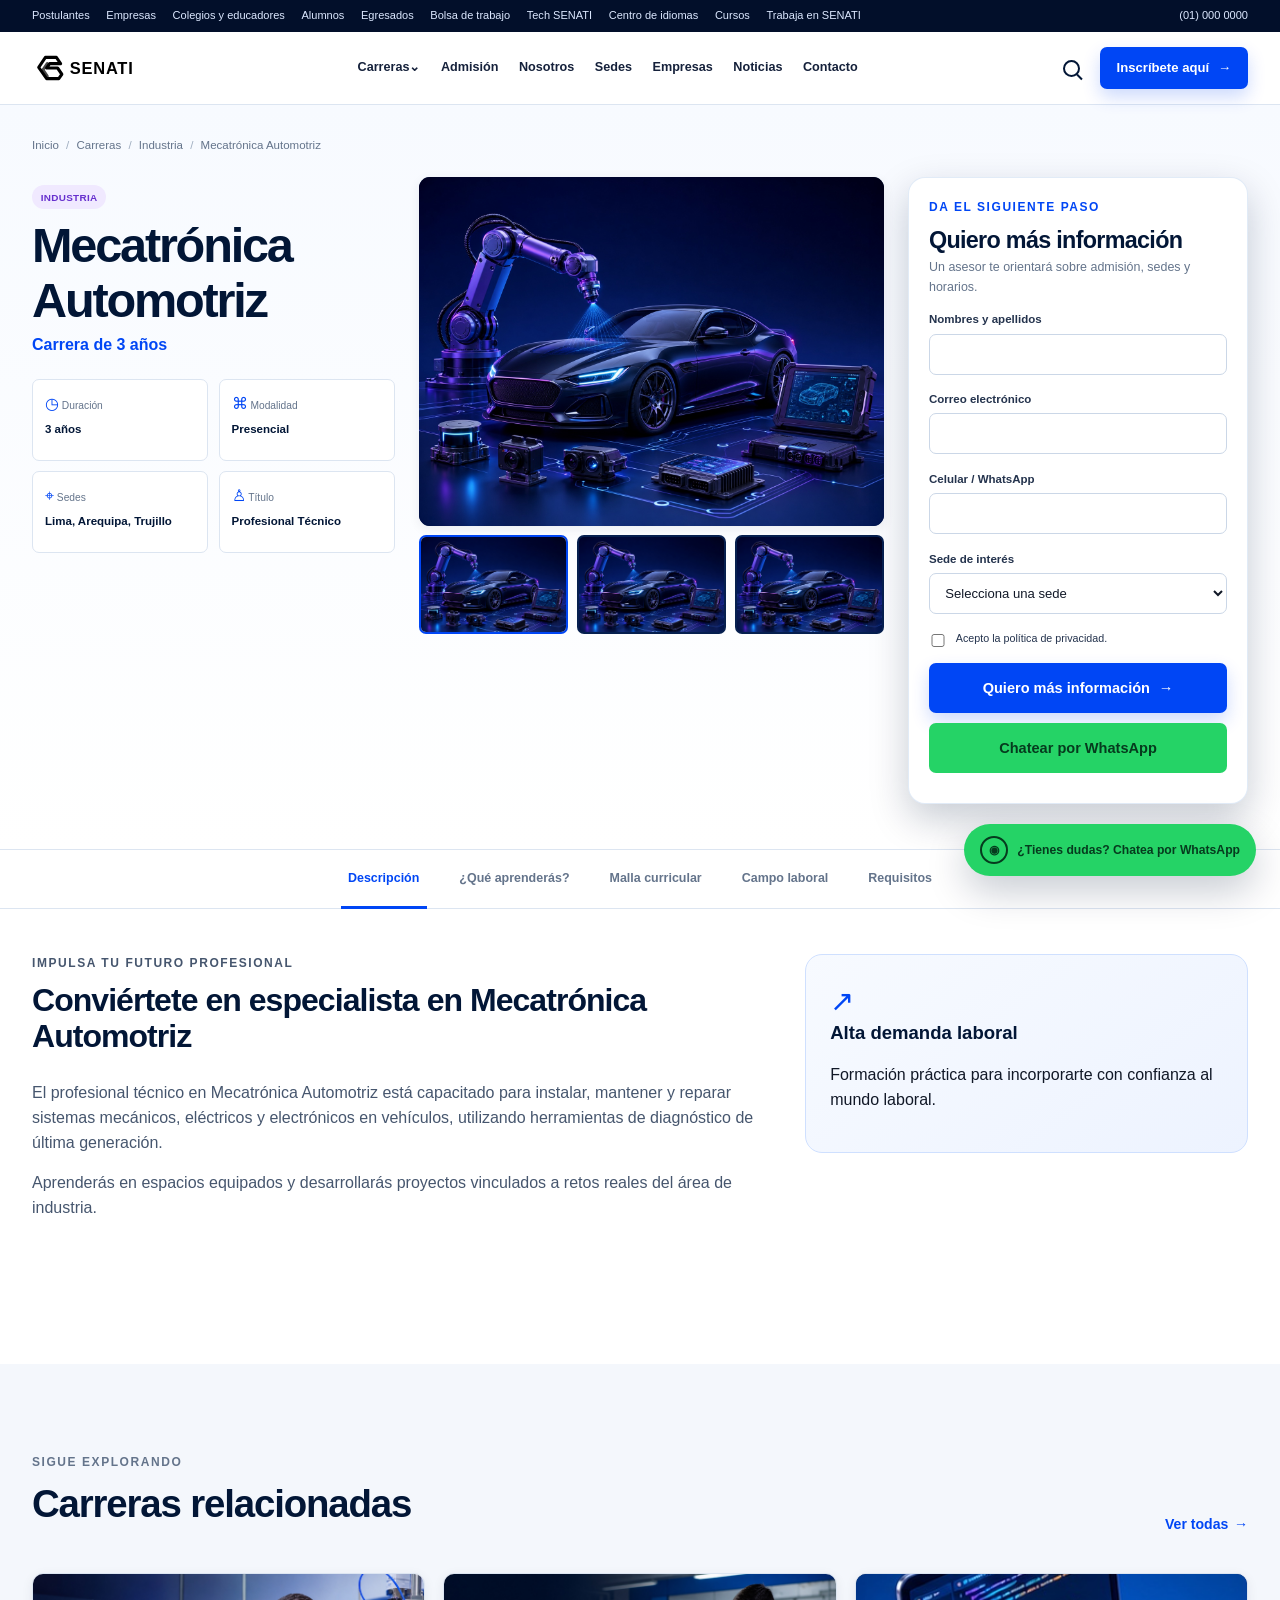
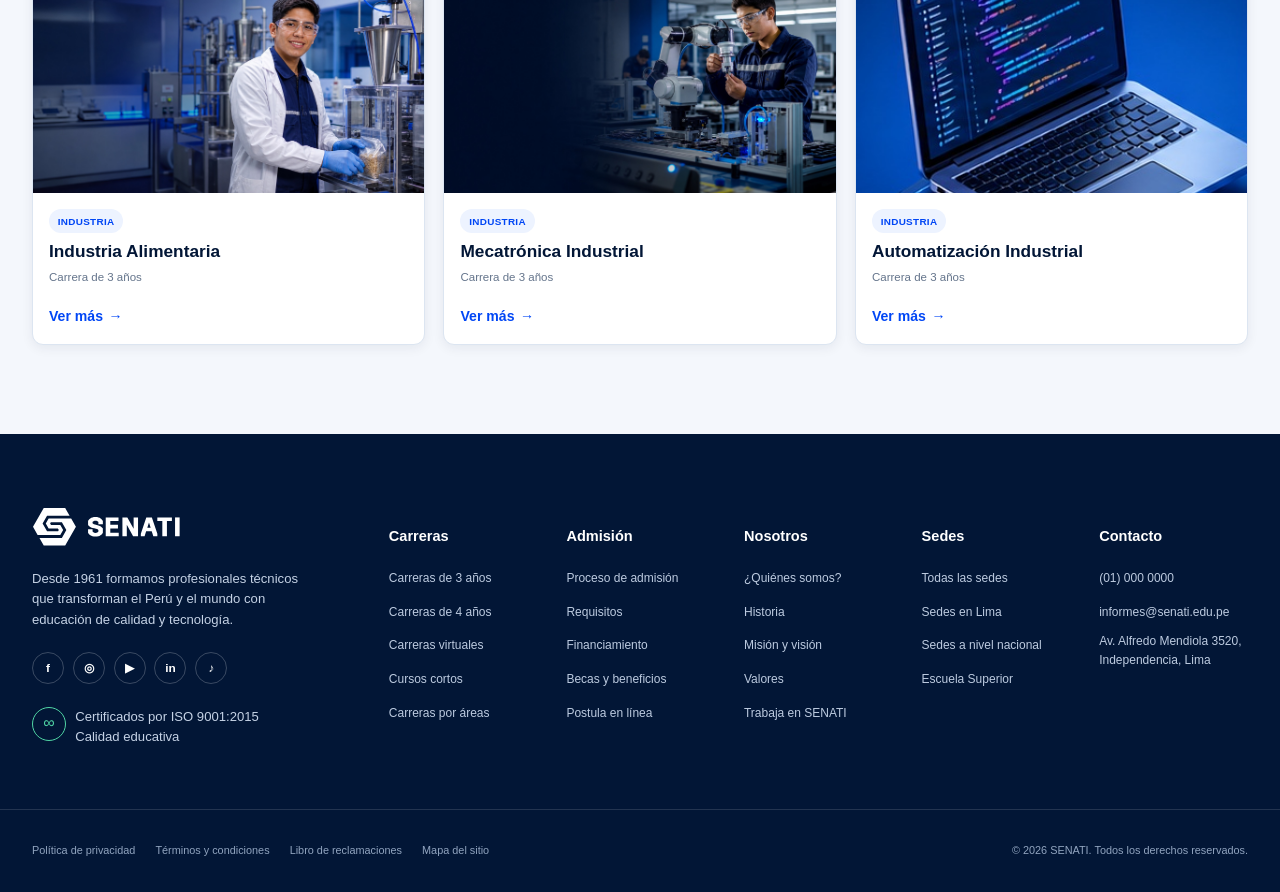
<file: detalle-carrera.html>
<!doctype html>
<html lang="es-PE">
<head>
  <meta charset="utf-8">
  <meta name="viewport" content="width=device-width, initial-scale=1">
  <meta name="description" content="Conoce la carrera de Mecatrónica Automotriz en SENATI: malla curricular, sedes, modalidad y campo laboral.">
  <meta name="theme-color" content="#021636">
  <title>Mecatrónica Automotriz | SENATI</title>
  <link rel="icon" href="assets/logo/favicon.svg" type="image/svg+xml">
  <link rel="stylesheet" href="css/styles.css">
  <link rel="stylesheet" href="css/responsive.css">
</head>
<body class="page page--career-detail" data-page="career-detail" data-career-id="mecatronica-automotriz">
  <a class="skip-link" href="#contenido-principal">Saltar al contenido principal</a>

  <div class="utility-bar" aria-label="Accesos rápidos">
    <div class="container utility-bar__inner">
      <nav class="utility-nav" aria-label="Públicos y servicios">
        <a href="index.html#postulantes">Postulantes</a><a href="index.html#empresas">Empresas</a><a href="index.html#colegios">Colegios y educadores</a><a href="index.html#alumnos">Alumnos</a><a href="index.html#egresados">Egresados</a><a href="index.html#bolsa-trabajo">Bolsa de trabajo</a><a href="index.html#tech-senati">Tech SENATI</a><a href="index.html#centro-idiomas">Centro de idiomas</a><a href="index.html#cursos">Cursos</a><a href="index.html#trabaja-senati">Trabaja en SENATI</a>
      </nav>
      <a class="utility-bar__phone" href="tel:+51000000000">(01) 000 0000</a>
    </div>
  </div>

  <header class="site-header" id="site-header">
    <div class="container site-header__inner">
      <a class="brand" href="index.html" aria-label="SENATI, ir al inicio"><img src="assets/logo/senati-logo.svg" alt="SENATI" width="142" height="38"></a>
      <nav class="primary-nav" aria-label="Navegación principal">
        <button class="primary-nav__link primary-nav__link--careers is-active" type="button" aria-expanded="false" aria-controls="careers-megamenu" data-megamenu-trigger>Carreras <span aria-hidden="true">⌄</span></button>
        <a class="primary-nav__link" href="index.html#admision">Admisión</a><a class="primary-nav__link" href="index.html#nosotros">Nosotros</a><a class="primary-nav__link" href="index.html#sedes">Sedes</a><a class="primary-nav__link" href="index.html#empresas">Empresas</a><a class="primary-nav__link" href="index.html#noticias">Noticias</a><a class="primary-nav__link" href="index.html#contacto">Contacto</a>
      </nav>
      <div class="site-header__actions"><button class="icon-button search-toggle" type="button" aria-expanded="false" aria-controls="site-search" aria-label="Abrir buscador" data-search-toggle><span class="icon icon--search" aria-hidden="true"></span></button><a class="button button--primary button--compact header-enroll" href="#career-lead-card">Inscríbete aquí <span aria-hidden="true">→</span></a><button class="icon-button menu-toggle" type="button" aria-expanded="false" aria-controls="mobile-drawer" aria-label="Abrir menú" data-menu-toggle><span class="menu-toggle__lines" aria-hidden="true"></span></button></div>
    </div>

    <form class="site-search" id="site-search" role="search" hidden><div class="container site-search__inner"><label class="sr-only" for="site-search-input">Buscar en SENATI</label><input id="site-search-input" name="q" type="search" placeholder="¿Qué quieres buscar?"><button class="button button--primary" type="submit">Buscar</button><button class="icon-button" type="button" aria-label="Cerrar buscador" data-search-close>×</button></div></form>

    <section class="mega-menu" id="careers-megamenu" aria-label="Carreras por familias" hidden data-megamenu>
      <div class="container mega-menu__layout">
        <div class="mega-menu__families">
          <section class="mega-menu__family mega-menu__family--technology"><h2><span class="category-mark" aria-hidden="true"></span>Tecnología</h2><ul><li><a href="carreras.html?area=Tecnologia">Desarrollo de Software</a></li><li><a href="carreras.html?area=Tecnologia">Ciberseguridad</a></li><li><a href="carreras.html?area=Tecnologia">Inteligencia Artificial</a></li><li><a href="carreras.html?area=Tecnologia">Redes y Comunicaciones</a></li><li><a href="carreras.html?area=Tecnologia">Soporte y Servicios TI</a></li></ul></section>
          <section class="mega-menu__family mega-menu__family--industry"><h2><span class="category-mark" aria-hidden="true"></span>Industria</h2><ul><li><a href="detalle-carrera.html?id=mecatronica-automotriz">Mecatrónica Automotriz</a></li><li><a href="carreras.html?area=Industria">Automatización Industrial</a></li><li><a href="carreras.html?area=Industria">Mantenimiento Industrial</a></li><li><a href="carreras.html?area=Industria">Producción Industrial</a></li><li><a href="carreras.html?area=Industria">Logística</a></li></ul></section>
          <section class="mega-menu__family mega-menu__family--energy"><h2><span class="category-mark" aria-hidden="true"></span>Energía</h2><ul><li><a href="carreras.html?area=Energia">Electricidad Industrial</a></li><li><a href="carreras.html?area=Energia">Electrónica Industrial</a></li><li><a href="carreras.html?area=Energia">Energías Renovables</a></li><li><a href="carreras.html?area=Energia">Instalaciones Eléctricas</a></li><li><a href="carreras.html?area=Energia">Climatización</a></li></ul></section>
          <section class="mega-menu__family mega-menu__family--construction"><h2><span class="category-mark" aria-hidden="true"></span>Construcción</h2><ul><li><a href="carreras.html?area=Construccion">Construcción Civil</a></li><li><a href="carreras.html?area=Construccion">Arquitectura de Plataformas</a></li><li><a href="carreras.html?area=Construccion">Topografía</a></li><li><a href="carreras.html?area=Construccion">Seguridad en Construcción</a></li><li><a href="carreras.html?area=Construccion">Costos y Presupuestos</a></li></ul></section>
          <section class="mega-menu__family mega-menu__family--design"><h2><span class="category-mark" aria-hidden="true"></span>Diseño y otros</h2><ul><li><a href="carreras.html?area=Diseno">Diseño Gráfico</a></li><li><a href="carreras.html?area=Diseno">Diseño de Interiores</a></li><li><a href="carreras.html?area=Gestion">Administración de Empresas</a></li><li><a href="carreras.html?area=Gestion">Contabilidad</a></li><li><a href="carreras.html?area=Gestion">Marketing</a></li></ul></section>
        </div>
        <aside class="mega-menu__aside"><p class="eyebrow">¿No sabes qué carrera elegir?</p><h2>Encuentra el camino que conecta con tu talento.</h2><a class="button button--primary" href="carreras.html">Descubre tu carrera ideal</a><a class="button button--secondary" href="index.html#sedes">Ver sedes</a><a class="text-link text-link--whatsapp" href="#whatsapp" data-whatsapp-link>Hablar por WhatsApp <span aria-hidden="true">→</span></a></aside>
      </div>
    </section>

    <aside class="mobile-drawer" id="mobile-drawer" aria-label="Menú móvil" aria-hidden="true" data-mobile-drawer>
      <div class="mobile-drawer__head"><a class="brand" href="index.html"><img src="assets/logo/senati-logo-white.svg" alt="SENATI" width="128" height="34"></a><button class="icon-button" type="button" aria-label="Cerrar menú" data-menu-close>×</button></div>
      <nav class="mobile-nav" aria-label="Navegación móvil"><div class="mobile-nav__accordion" data-accordion><button type="button" aria-expanded="false" aria-controls="mobile-careers" data-accordion-trigger>Carreras <span aria-hidden="true">+</span></button><div id="mobile-careers" class="mobile-nav__panel" hidden><a href="carreras.html?area=Tecnologia">Tecnología</a><a href="carreras.html?area=Industria">Industria</a><a href="carreras.html?area=Energia">Energía</a><a href="carreras.html?area=Construccion">Construcción</a><a href="carreras.html?area=Diseno">Diseño y otros</a><a href="carreras.html">Ver todas las carreras</a></div></div><a href="index.html#admision">Admisión</a><a href="index.html#nosotros">Nosotros</a><a href="index.html#sedes">Sedes</a><a href="index.html#empresas">Empresas</a><a href="index.html#noticias">Noticias</a><a href="index.html#contacto">Contacto</a></nav>
      <a class="button button--primary button--full" href="#career-lead-card">Inscríbete aquí</a>
    </aside>
    <button class="drawer-backdrop" type="button" aria-label="Cerrar menú" hidden data-drawer-backdrop></button>
  </header>

  <main id="contenido-principal">
    <section class="career-detail-hero" aria-labelledby="career-title">
      <div class="container">
        <nav class="breadcrumb" aria-label="Migas de pan"><ol><li><a href="index.html">Inicio</a></li><li><a href="carreras.html">Carreras</a></li><li><a href="carreras.html?area=Industria">Industria</a></li><li aria-current="page" data-career-breadcrumb>Mecatrónica Automotriz</li></ol></nav>

        <div class="career-detail-hero__layout">
          <div class="career-summary">
            <span class="category-badge category-badge--industry" data-career-area>Industria</span>
            <h1 id="career-title" data-career-name>Mecatrónica Automotriz</h1>
            <p class="career-summary__program" data-career-program>Carrera profesional de 3 años</p>
            <dl class="career-facts" aria-label="Información principal de la carrera">
              <div><dt><span aria-hidden="true">◷</span> Duración</dt><dd data-career-duration>6 semestres</dd></div>
              <div><dt><span aria-hidden="true">⌘</span> Modalidad</dt><dd data-career-modality>Presencial</dd></div>
              <div><dt><span aria-hidden="true">⌖</span> Sedes</dt><dd data-career-campuses>Arequipa, Lima y Trujillo</dd></div>
              <div><dt><span aria-hidden="true">♙</span> Título</dt><dd data-career-degree>Profesional técnico</dd></div>
            </dl>
            <div class="career-summary__mobile-actions"><a class="button button--primary button--full" href="#career-lead-card">Quiero más información <span aria-hidden="true">→</span></a><a class="button button--whatsapp button--full" href="#whatsapp" data-whatsapp-link>Chatear por WhatsApp</a></div>
          </div>

          <div class="career-gallery" data-career-gallery>
            <figure class="career-gallery__main"><img src="assets/images/mecatronica-automotriz-3d.jpg" alt="Representación tecnológica 3D de un vehículo, brazo robótico y sensores automotrices" width="760" height="560" data-career-main-image></figure>
            <div class="career-gallery__thumbs" aria-label="Galería de la carrera">
              <button class="is-active" type="button" aria-label="Ver vehículo y brazo robótico" aria-pressed="true" data-gallery-image="assets/images/mecatronica-automotriz-3d.jpg"><img src="assets/images/mecatronica-automotriz-thumb-1.jpg" alt="Vehículo y brazo robótico" width="150" height="100"></button>
              <button type="button" aria-label="Ver sensores automotrices" aria-pressed="false" data-gallery-image="assets/images/mecatronica-sensores-3d.jpg"><img src="assets/images/mecatronica-automotriz-thumb-2.jpg" alt="Sensores y electrónica automotriz" width="150" height="100"></button>
              <button type="button" aria-label="Ver diagnóstico automotriz" aria-pressed="false" data-gallery-image="assets/images/mecatronica-diagnostico-3d.jpg"><img src="assets/images/mecatronica-automotriz-thumb-3.jpg" alt="Equipo de diagnóstico automotriz" width="150" height="100"></button>
            </div>
          </div>

          <aside class="lead-card career-lead-card" id="career-lead-card" aria-labelledby="career-lead-title">
            <div class="lead-card__header"><p class="eyebrow">Da el siguiente paso</p><h2 id="career-lead-title">Quiero más información</h2><p>Un asesor te orientará sobre admisión, sedes y horarios.</p></div>
            <form class="form form--lead" id="career-lead-form" novalidate data-lead-form>
              <input type="hidden" name="career" value="Mecatrónica Automotriz" data-career-input>
              <div class="form-field"><label for="career-lead-name">Nombres y apellidos</label><input id="career-lead-name" name="name" type="text" autocomplete="name" required aria-describedby="career-lead-name-error"><span class="field-error" id="career-lead-name-error" aria-live="polite"></span></div>
              <div class="form-field"><label for="career-lead-email">Correo electrónico</label><input id="career-lead-email" name="email" type="email" autocomplete="email" required aria-describedby="career-lead-email-error"><span class="field-error" id="career-lead-email-error" aria-live="polite"></span></div>
              <div class="form-field"><label for="career-lead-phone">Celular / WhatsApp</label><input id="career-lead-phone" name="phone" type="tel" autocomplete="tel" inputmode="numeric" pattern="[0-9]{7,12}" required aria-describedby="career-lead-phone-error"><span class="field-error" id="career-lead-phone-error" aria-live="polite"></span></div>
              <div class="form-field"><label for="career-lead-campus">Sede de interés</label><select id="career-lead-campus" name="campus" required aria-describedby="career-lead-campus-error" data-campus-select><option value="">Selecciona una sede</option></select><span class="field-error" id="career-lead-campus-error" aria-live="polite"></span></div>
              <div class="form-field form-field--checkbox"><input id="career-lead-privacy" name="privacy" type="checkbox" required aria-describedby="career-lead-privacy-error"><label for="career-lead-privacy">Acepto la <a href="index.html#politica-privacidad">política de privacidad</a>.</label><span class="field-error" id="career-lead-privacy-error" aria-live="polite"></span></div>
              <button class="button button--primary button--full" type="submit">Quiero más información <span aria-hidden="true">→</span></button>
              <a class="button button--whatsapp button--full" href="#whatsapp" data-whatsapp-link>Chatear por WhatsApp</a>
              <p class="form-status" role="status" aria-live="polite" tabindex="-1"></p>
            </form>
          </aside>
        </div>
      </div>
    </section>

    <nav class="career-tabs" aria-label="Contenido de la carrera" data-career-tabs>
      <div class="container career-tabs__list" role="tablist">
        <button type="button" id="tab-description" role="tab" aria-selected="true" aria-controls="panel-description" data-tab="description">Descripción</button>
        <button type="button" id="tab-learning" role="tab" aria-selected="false" aria-controls="panel-learning" tabindex="-1" data-tab="learning">¿Qué aprenderás?</button>
        <button type="button" id="tab-curriculum" role="tab" aria-selected="false" aria-controls="panel-curriculum" tabindex="-1" data-tab="curriculum">Malla curricular</button>
        <button type="button" id="tab-work" role="tab" aria-selected="false" aria-controls="panel-work" tabindex="-1" data-tab="work">Campo laboral</button>
        <button type="button" id="tab-requirements" role="tab" aria-selected="false" aria-controls="panel-requirements" tabindex="-1" data-tab="requirements">Requisitos</button>
      </div>
    </nav>

    <div class="career-content container" data-career-content>
      <section class="career-panel is-active" id="panel-description" role="tabpanel" aria-labelledby="tab-description" data-panel="description">
        <button class="career-panel__mobile-trigger" type="button" aria-expanded="true" aria-controls="description-content" data-career-accordion-trigger>Descripción <span aria-hidden="true">⌄</span></button>
        <div class="career-panel__inner" id="description-content">
          <div class="prose"><p class="eyebrow">Impulsa tu futuro profesional</p><h2 data-career-description-title>Conecta la mecánica con la tecnología</h2><p data-career-description>El profesional técnico en Mecatrónica Automotriz está capacitado para instalar, mantener y reparar sistemas mecánicos, eléctricos y electrónicos en vehículos, utilizando herramientas de diagnóstico de última generación.</p><p data-career-description-secondary>Aprenderás en talleres equipados y desarrollarás proyectos vinculados a necesidades reales de la industria.</p></div>
          <aside class="highlight-card"><span aria-hidden="true">↗</span><h3 data-career-demand>Alta demanda laboral</h3><p>Formación práctica para incorporarte con confianza al mundo laboral.</p></aside>
        </div>
      </section>

      <section class="career-panel" id="panel-learning" role="tabpanel" aria-labelledby="tab-learning" data-panel="learning" hidden>
        <button class="career-panel__mobile-trigger" type="button" aria-expanded="false" aria-controls="learning-content" data-career-accordion-trigger>¿Qué aprenderás? <span aria-hidden="true">⌄</span></button>
        <div class="career-panel__inner" id="learning-content">
          <div><p class="eyebrow">Competencias</p><h2 data-career-learning-title>Domina sistemas automotrices inteligentes</h2><ul class="check-list" data-learning-list><li>Diagnosticar sistemas electrónicos, mecánicos y de inyección.</li><li>Programar y calibrar sensores y unidades de control.</li><li>Aplicar mantenimiento preventivo y correctivo.</li><li>Gestionar procesos con seguridad y calidad industrial.</li></ul></div>
          <figure class="content-illustration"><img src="assets/images/aprendizaje-mecatronica-3d.jpg" alt="Componentes y sensores de un sistema mecatrónico automotriz" width="560" height="400" loading="lazy" data-career-learning-image></figure>
        </div>
      </section>

      <section class="career-panel" id="panel-curriculum" role="tabpanel" aria-labelledby="tab-curriculum" data-panel="curriculum" hidden>
        <button class="career-panel__mobile-trigger" type="button" aria-expanded="false" aria-controls="curriculum-content" data-career-accordion-trigger>Malla curricular <span aria-hidden="true">⌄</span></button>
        <div class="career-panel__inner career-panel__inner--block" id="curriculum-content">
          <div class="section-heading"><p class="eyebrow">Plan de estudios</p><h2>Malla curricular</h2><p>Seis semestres de aprendizaje progresivo, técnico y aplicado.</p></div>
          <div class="semester-tabs" id="curriculum-tabs" data-curriculum-tabs role="tablist" aria-label="Semestres"></div>
          <div class="semester-content" id="curriculum-accordion" data-curriculum-container aria-live="polite"></div>
          <a class="text-link" href="#curriculum-tabs">Ver malla completa <span aria-hidden="true">↓</span></a>
        </div>
      </section>

      <section class="career-panel" id="panel-work" role="tabpanel" aria-labelledby="tab-work" data-panel="work" hidden>
        <button class="career-panel__mobile-trigger" type="button" aria-expanded="false" aria-controls="work-content" data-career-accordion-trigger>Campo laboral <span aria-hidden="true">⌄</span></button>
        <div class="career-panel__inner" id="work-content">
          <div><p class="eyebrow">Oportunidades</p><h2>Campo laboral</h2><p>Podrás trabajar en empresas de movilidad, mantenimiento y tecnología automotriz.</p><ul class="workplaces-list" data-workplaces-list><li>Talleres de servicio automotriz</li><li>Empresas de transporte</li><li>Concesionarios y casas automotrices</li><li>Empresas de diagnóstico automotriz</li><li>Emprendimientos propios</li></ul></div>
          <figure class="content-illustration"><img src="assets/images/campo-laboral-automotriz.jpg" alt="Técnico especializado trabajando con diagnóstico automotriz" width="560" height="400" loading="lazy" data-career-work-image></figure>
        </div>
      </section>

      <section class="career-panel" id="panel-requirements" role="tabpanel" aria-labelledby="tab-requirements" data-panel="requirements" hidden>
        <button class="career-panel__mobile-trigger" type="button" aria-expanded="false" aria-controls="requirements-content" data-career-accordion-trigger>Requisitos <span aria-hidden="true">⌄</span></button>
        <div class="career-panel__inner" id="requirements-content">
          <div><p class="eyebrow">Admisión</p><h2>Requisitos para postular</h2><ol class="steps-list" data-requirements-list><li><span>1</span>Documento de identidad vigente.</li><li><span>2</span>Certificado de estudios secundarios.</li><li><span>3</span>Registro en el proceso de admisión.</li><li><span>4</span>Evaluación o modalidad de ingreso vigente.</li></ol></div>
          <aside class="admission-card"><h3>¿Listo para comenzar?</h3><p>Recibe orientación personalizada para completar tu postulación.</p><a class="button button--primary button--full" href="#career-lead-card">Solicitar información</a></aside>
        </div>
      </section>
    </div>

    <section class="section related-careers" aria-labelledby="related-title">
      <div class="container"><div class="section-heading section-heading--split"><div><p class="eyebrow">Sigue explorando</p><h2 id="related-title">Carreras relacionadas</h2></div><a class="text-link" href="carreras.html?area=Industria" data-related-all>Ver todas <span aria-hidden="true">→</span></a></div><div class="career-grid career-grid--related" data-related-careers></div></div>
    </section>
  </main>

  <footer class="site-footer" id="contacto">
    <div class="container site-footer__top">
      <section class="site-footer__brand"><img src="assets/logo/senati-logo-white.svg" alt="SENATI" width="156" height="42"><p>Desde 1961 formamos profesionales técnicos que transforman el Perú y el mundo con educación de calidad y tecnología.</p><nav class="social-links" aria-label="Redes sociales"><a href="#facebook" aria-label="Facebook">f</a><a href="#instagram" aria-label="Instagram">◎</a><a href="#youtube" aria-label="YouTube">▶</a><a href="#linkedin" aria-label="LinkedIn">in</a><a href="#tiktok" aria-label="TikTok">♪</a></nav><p class="quality-badge"><span aria-hidden="true">∞</span> Certificados por ISO 9001:2015<br>Calidad educativa</p></section>
      <nav class="site-footer__nav" aria-label="Enlaces del pie de página">
        <section class="footer-column" data-footer-accordion><h2><button type="button" aria-expanded="true" aria-controls="footer-careers" data-footer-trigger>Carreras <span aria-hidden="true">⌄</span></button></h2><ul id="footer-careers"><li><a href="carreras.html?programa=3">Carreras de 3 años</a></li><li><a href="carreras.html?programa=4">Carreras de 4 años</a></li><li><a href="carreras.html?modalidad=Virtual">Carreras virtuales</a></li><li><a href="index.html#cursos">Cursos cortos</a></li><li><a href="carreras.html">Carreras por áreas</a></li></ul></section>
        <section class="footer-column" data-footer-accordion><h2><button type="button" aria-expanded="true" aria-controls="footer-admission" data-footer-trigger>Admisión <span aria-hidden="true">⌄</span></button></h2><ul id="footer-admission"><li><a href="index.html#proceso-admision">Proceso de admisión</a></li><li><a href="index.html#requisitos">Requisitos</a></li><li><a href="index.html#financiamiento">Financiamiento</a></li><li><a href="index.html#becas">Becas y beneficios</a></li><li><a href="index.html#postula">Postula en línea</a></li></ul></section>
        <section class="footer-column" data-footer-accordion><h2><button type="button" aria-expanded="true" aria-controls="footer-about" data-footer-trigger>Nosotros <span aria-hidden="true">⌄</span></button></h2><ul id="footer-about"><li><a href="index.html#quienes-somos">¿Quiénes somos?</a></li><li><a href="index.html#historia">Historia</a></li><li><a href="index.html#mision-vision">Misión y visión</a></li><li><a href="index.html#valores">Valores</a></li><li><a href="index.html#trabaja-senati">Trabaja en SENATI</a></li></ul></section>
        <section class="footer-column" data-footer-accordion><h2><button type="button" aria-expanded="true" aria-controls="footer-campuses" data-footer-trigger>Sedes <span aria-hidden="true">⌄</span></button></h2><ul id="footer-campuses"><li><a href="index.html#todas-sedes">Todas las sedes</a></li><li><a href="index.html#sedes-lima">Sedes en Lima</a></li><li><a href="index.html#sedes-nacional">Sedes a nivel nacional</a></li><li><a href="index.html#escuela-superior">Escuela Superior</a></li></ul></section>
        <section class="footer-column" data-footer-accordion><h2><button type="button" aria-expanded="true" aria-controls="footer-contact" data-footer-trigger>Contacto <span aria-hidden="true">⌄</span></button></h2><ul id="footer-contact"><li><a href="tel:+51000000000">(01) 000 0000</a></li><li><a href="mailto:informes@senati.edu.pe">informes@senati.edu.pe</a></li><li><address>Av. Alfredo Mendiola 3520, Independencia, Lima</address></li></ul></section>
      </nav>
    </div>
    <div class="site-footer__bottom"><div class="container site-footer__bottom-inner"><nav aria-label="Información legal"><a href="index.html#privacidad">Política de privacidad</a><a href="index.html#terminos">Términos y condiciones</a><a href="index.html#reclamaciones">Libro de reclamaciones</a><a href="index.html#mapa">Mapa del sitio</a></nav><p>© 2026 SENATI. Todos los derechos reservados.</p></div></div>
  </footer>

  <div class="mobile-sticky-cta"><a class="button button--primary" href="#career-lead-card">Quiero información</a><a class="button button--whatsapp" href="#whatsapp" data-whatsapp-link aria-label="Chatear por WhatsApp">WhatsApp</a></div>
  <a class="whatsapp-float" id="whatsapp" href="https://wa.me/00000000000" target="_blank" rel="noopener noreferrer" data-whatsapp-link aria-label="Chatear por WhatsApp"><span class="whatsapp-float__icon" aria-hidden="true">◉</span><span class="whatsapp-float__text">¿Tienes dudas? Chatea por WhatsApp</span></a>
  <button class="back-to-top" type="button" aria-label="Volver arriba" hidden data-back-to-top>↑</button>

  <template id="semester-template"><section class="semester"><h3><button type="button" aria-expanded="false"><span></span><span aria-hidden="true">+</span></button></h3><div class="semester__courses" hidden><ul></ul></div></section></template>
  <template id="career-card-template"><article class="career-card"><a class="career-card__image-link" href="detalle-carrera.html"><img class="career-card__image" alt="" width="640" height="360" loading="lazy"></a><div class="career-card__body"><span class="category-badge"></span><h3><a href="detalle-carrera.html"></a></h3><p class="career-card__program"></p><a class="text-link" href="detalle-carrera.html">Ver más <span aria-hidden="true">→</span></a></div></article></template>

  <script src="js/data.js" defer></script>
  <script src="js/app.js" defer></script>
  <script src="js/detalle-carrera.js" defer></script>
</body>
</html>
</file>
<file: css/styles.css>
/* SENATI prototype — shared desktop-first visual system */
:root {
  --senati-blue: #0046f5;
  --senati-blue-hover: #0038cf;
  --senati-cyan: #00d7ff;
  --senati-dark: #021636;
  --senati-navy: #061f4f;
  --senati-light: #f4f7fc;
  --surface: #fff;
  --surface-soft: #f8faff;
  --senati-text: #111827;
  --senati-muted: #64748b;
  --border: #dce5f1;
  --border-strong: #cbd7e7;
  --success: #15803d;
  --error: #ba1a1a;
  --whatsapp: #25d366;
  --tech: #1769ff;
  --industry: #7c3aed;
  --energy: #16a34a;
  --construction: #f97316;
  --design: #db2777;
  --business: #0f7490;
  --radius-sm: 7px;
  --radius-md: 11px;
  --radius-lg: 17px;
  --radius-xl: 25px;
  --shadow-sm: 0 3px 12px rgb(2 22 54 / .07);
  --shadow-md: 0 15px 36px rgb(2 22 54 / .13);
  --shadow-float: 0 15px 38px rgb(2 22 54 / .22);
  --container: 1280px;
  --gutter: clamp(1rem, 3vw, 2rem);
  --header-main: 72px;
}

*, *::before, *::after { box-sizing: border-box; }
[hidden] { display: none !important; }
html { scroll-behavior: smooth; }
html, body { max-width: 100%; overflow-x: clip; }
body {
  margin: 0;
  color: var(--senati-text);
  background: var(--surface);
  font: 400 16px/1.55 Inter, Arial, Helvetica, sans-serif;
  -webkit-font-smoothing: antialiased;
}
body.drawer-open, body.lead-drawer-open { overflow: hidden; }
body.drawer-open .whatsapp-float, body.lead-drawer-open .whatsapp-float { opacity: 0; pointer-events: none; }
img, svg { display: block; max-width: 100%; }
button, input, select, textarea { color: inherit; font: inherit; }
button, a { -webkit-tap-highlight-color: transparent; }
a { color: inherit; text-decoration: none; }
button { border: 0; }
h1, h2, h3, p, figure, blockquote { margin-top: 0; }
h1, h2, h3 { color: var(--senati-dark); line-height: 1.12; }
h1 { font-size: clamp(2.5rem, 4.25vw, 4.35rem); letter-spacing: -.045em; }
h2 { font-size: clamp(1.8rem, 3vw, 2.65rem); letter-spacing: -.03em; }
h3 { font-size: 1.16rem; }

.container { width: min(calc(100% - var(--gutter) * 2), var(--container)); margin-inline: auto; }
.section { padding: clamp(4rem, 7vw, 6.5rem) 0; }
.section-heading { margin-bottom: 2.3rem; }
.section-heading h2 { margin-bottom: .65rem; }
.section-heading p { color: var(--senati-muted); }
.section-heading--center { max-width: 720px; margin-inline: auto; text-align: center; }
.section-heading--split { display: flex; align-items: end; justify-content: space-between; gap: 2rem; max-width: none; }
.section-heading--split > p { max-width: 510px; margin-bottom: .5rem; }
.eyebrow { margin-bottom: .65rem; color: var(--senati-blue); font-size: .75rem; font-weight: 800; letter-spacing: .13em; text-transform: uppercase; }
.eyebrow--light { color: #5ee7ff; }
.sr-only { position: absolute !important; width: 1px; height: 1px; padding: 0; margin: -1px; overflow: hidden; clip: rect(0,0,0,0); white-space: nowrap; border: 0; }
.skip-link { position: fixed; z-index: 9999; top: 8px; left: 8px; padding: .75rem 1rem; border-radius: var(--radius-sm); color: #fff; background: var(--senati-blue); transform: translateY(-160%); }
.skip-link:focus { transform: translateY(0); }

:focus-visible { outline: 3px solid #ffbf47; outline-offset: 3px; }
.button {
  min-height: 46px;
  display: inline-flex;
  align-items: center;
  justify-content: center;
  gap: .55rem;
  padding: .78rem 1.25rem;
  border: 1px solid transparent;
  border-radius: var(--radius-sm);
  font-size: .91rem;
  font-weight: 750;
  text-align: center;
  cursor: pointer;
  transition: transform .18s ease, background .18s ease, border-color .18s ease, box-shadow .18s ease;
}
.button:hover { transform: translateY(-2px); }
.button--primary { color: #fff; background: var(--senati-blue); box-shadow: 0 8px 18px rgb(0 70 245 / .2); }
.button--primary:hover { background: var(--senati-blue-hover); }
.button--secondary { color: var(--senati-blue); border-color: #a8bff9; background: #fff; }
.button--secondary:hover { border-color: var(--senati-blue); background: #f2f6ff; }
.button--ghost { color: #fff; border-color: rgb(255 255 255 / .45); background: rgb(4 38 86 / .28); }
.button--light { color: var(--senati-blue); background: #fff; }
.button--compact { min-height: 42px; padding: .62rem 1rem; font-size: .82rem; }
.button--full { width: 100%; }
.text-link { display: inline-flex; align-items: center; gap: .35rem; color: var(--senati-blue); font-size: .88rem; font-weight: 750; }
.text-link:hover { text-decoration: underline; }
.text-link--whatsapp { color: #13823b; }
.icon-button { width: 44px; height: 44px; display: inline-grid; place-items: center; border-radius: 50%; color: var(--senati-dark); background: transparent; cursor: pointer; }
.icon-button:hover { background: #eef3fa; }

/* Header and mega menu */
.utility-bar { min-height: 32px; color: #dce8ff; background: #020f2a; font-size: .69rem; }
.utility-bar__inner { min-height: 32px; display: flex; align-items: center; justify-content: space-between; gap: 1rem; }
.utility-nav { display: flex; align-items: center; gap: clamp(.65rem, 1.3vw, 1.2rem); }
.utility-nav a, .utility-bar__phone { white-space: nowrap; }
.utility-nav a:hover, .utility-bar__phone:hover { color: #fff; text-decoration: underline; }
.site-header { position: sticky; z-index: 100; top: 0; border-bottom: 1px solid var(--border); background: rgb(255 255 255 / .97); backdrop-filter: blur(12px); }
.site-header__inner { min-height: var(--header-main); display: flex; align-items: center; gap: clamp(1.2rem, 2vw, 2.7rem); }
.brand { flex: 0 0 auto; color: var(--senati-blue); }
.brand img { width: 134px; height: auto; }
.primary-nav { min-width: 0; flex: 1; display: flex; align-items: stretch; justify-content: center; gap: clamp(.5rem, 1.25vw, 1.2rem); }
.primary-nav__link { min-height: var(--header-main); position: relative; display: inline-flex; align-items: center; padding: 0 .14rem; color: #15213b; background: transparent; font-size: .79rem; font-weight: 700; white-space: nowrap; cursor: pointer; }
.primary-nav__link::after { content: ""; position: absolute; right: 0; bottom: -1px; left: 0; height: 3px; border-radius: 2px 2px 0 0; background: var(--senati-blue); transform: scaleX(0); transition: transform .2s ease; }
.primary-nav__link:hover::after, .primary-nav__link[aria-expanded="true"]::after { transform: scaleX(1); }
.site-header__actions { display: flex; align-items: center; gap: .4rem; }
.icon--search { width: 17px; height: 17px; border: 2px solid currentColor; border-radius: 50%; position: relative; }
.icon--search::after { content: ""; position: absolute; width: 7px; height: 2px; right: -5px; bottom: -3px; background: currentColor; transform: rotate(45deg); }
.menu-toggle { display: none; }
.menu-toggle__lines, .menu-toggle__lines::before, .menu-toggle__lines::after { width: 20px; height: 2px; display: block; border-radius: 3px; background: currentColor; content: ""; }
.menu-toggle__lines::before { transform: translateY(-6px); }
.menu-toggle__lines::after { transform: translateY(4px); }
.site-search { position: absolute; z-index: 5; width: 100%; border-top: 1px solid var(--border); background: #fff; box-shadow: var(--shadow-md); }
.site-search__inner { min-height: 82px; display: flex; align-items: center; gap: .7rem; }
.site-search input { min-width: 0; flex: 1; height: 48px; padding: 0 1rem; border: 1px solid var(--border-strong); border-radius: var(--radius-sm); }
.mega-menu { position: absolute; z-index: 10; width: 100%; left: 0; border-top: 1px solid var(--border); background: #fff; box-shadow: var(--shadow-md); }
.mega-menu__layout { display: grid; grid-template-columns: 1fr 270px; gap: 2rem; padding-block: 2rem; }
.mega-menu__families { display: grid; grid-template-columns: repeat(3, minmax(0, 1fr)); gap: 1.7rem 2.2rem; }
.mega-menu__family h2 { display: flex; align-items: center; gap: .5rem; margin-bottom: .65rem; font-size: .92rem; }
.mega-menu__family ul, .footer-column ul { margin: 0; padding: 0; list-style: none; }
.mega-menu__family li + li { margin-top: .3rem; }
.mega-menu__family a { color: #4b5a73; font-size: .79rem; }
.mega-menu__family a:hover { color: var(--senati-blue); }
.category-mark { width: 10px; height: 10px; border-radius: 3px; background: var(--tech); box-shadow: 0 0 0 4px rgb(23 105 255 / .12); }
.mega-menu__family--industry .category-mark { background: var(--industry); box-shadow: 0 0 0 4px rgb(124 58 237 / .12); }
.mega-menu__family--energy .category-mark { background: var(--energy); box-shadow: 0 0 0 4px rgb(22 163 74 / .12); }
.mega-menu__family--construction .category-mark { background: var(--construction); box-shadow: 0 0 0 4px rgb(249 115 22 / .12); }
.mega-menu__family--design .category-mark { background: var(--design); box-shadow: 0 0 0 4px rgb(219 39 119 / .12); }
.mega-menu__aside { align-self: stretch; display: flex; flex-direction: column; align-items: flex-start; justify-content: center; padding: 1.4rem; border: 1px solid #dbe5f4; border-radius: var(--radius-lg); background: linear-gradient(145deg, #f8fbff, #edf3ff); }
.mega-menu__aside h2 { margin-bottom: 1rem; font-size: 1.3rem; }
.mega-menu__aside .button { width: 100%; margin-bottom: .6rem; }
.mega-menu__aside .text-link { margin-top: .5rem; }
.mobile-drawer, .drawer-backdrop { display: none; }

/* Hero and lead form */
.hero { position: relative; color: #fff; background: radial-gradient(circle at 64% 30%, rgb(0 86 221 / .65), transparent 32%), radial-gradient(circle at 18% 110%, rgb(0 179 255 / .18), transparent 40%), linear-gradient(118deg, #021533 0%, #001c48 54%, #020d22 100%); overflow: hidden; }
.hero::before { content: ""; position: absolute; inset: 0; opacity: .15; background-image: linear-gradient(rgb(67 153 255 / .22) 1px, transparent 1px), linear-gradient(90deg, rgb(67 153 255 / .22) 1px, transparent 1px); background-size: 56px 56px; mask-image: linear-gradient(90deg, transparent, #000, transparent); }
.hero__layout { min-height: 612px; position: relative; display: grid; grid-template-columns: minmax(360px, 1.15fr) minmax(270px, .9fr) 362px; align-items: center; gap: 1.25rem; padding-block: 2.1rem 3.8rem; }
.hero__content { position: relative; z-index: 2; padding: 1rem 0 2.5rem; }
.hero__content h1 { max-width: 690px; margin-bottom: 1.2rem; color: #fff; }
.hero__content h1 span { display: block; color: #13d2ff; }
.hero__lead { max-width: 600px; color: #d8e7fb; font-size: 1.04rem; }
.hero__actions { display: flex; flex-wrap: wrap; gap: .75rem; margin-top: 1.65rem; }
.hero__visual { min-width: 0; align-self: stretch; position: relative; z-index: 1; margin: 0 -3.5rem 0 -7.5rem; overflow: hidden; }
.hero__visual::after { content: ""; position: absolute; inset: 0; background: linear-gradient(90deg, #021737 0%, transparent 33%, transparent 75%, #01132f 100%); pointer-events: none; }
.hero__visual img { width: 100%; height: 100%; object-fit: cover; object-position: 54% center; mix-blend-mode: screen; }
.hero__visual-label { position: absolute; z-index: 2; right: 1rem; bottom: 3.3rem; padding: .55rem .75rem; border: 1px solid rgb(255 255 255 / .25); border-radius: 999px; background: rgb(2 22 54 / .72); color: #bfeaff; font-size: .72rem; backdrop-filter: blur(8px); }
.lead-card { position: relative; z-index: 3; padding: 1.25rem; border: 1px solid rgb(222 233 247 / .9); border-radius: var(--radius-lg); color: var(--senati-text); background: #fff; box-shadow: var(--shadow-float); }
.lead-card__header h2 { margin-bottom: .3rem; font-size: 1.46rem; }
.lead-card__header > p:last-child { margin-bottom: .9rem; color: var(--senati-muted); font-size: .78rem; }
.form { display: grid; gap: .65rem; }
.form-field { display: grid; gap: .28rem; }
.form-field label { color: #24334d; font-size: .72rem; font-weight: 700; }
.form-field input, .form-field select, .form-field textarea { width: 100%; min-height: 41px; padding: .55rem .7rem; border: 1px solid var(--border-strong); border-radius: var(--radius-sm); background: #fff; font-size: .82rem; transition: border-color .18s ease, box-shadow .18s ease; }
.form-field input:focus, .form-field select:focus, .form-field textarea:focus { border-color: var(--senati-blue); box-shadow: 0 0 0 3px rgb(0 70 245 / .12); outline: 0; }
.form-field [aria-invalid="true"] { border-color: var(--error); }
.form-field--checkbox { grid-template-columns: 18px 1fr; align-items: start; column-gap: .55rem; }
.form-field--checkbox input { min-height: auto; margin: .2rem 0 0; }
.form-field--checkbox label { font-size: .67rem; font-weight: 500; }
.form-field--checkbox .field-error { grid-column: 1 / -1; }
.field-error { min-height: .1rem; color: var(--error); font-size: .68rem; line-height: 1.25; }
.form-status { margin: 0; border-radius: var(--radius-sm); color: var(--success); font-size: .75rem; font-weight: 700; }
.form-status:not(:empty) { padding: .65rem; background: #eaf9ef; }

/* Home sections */
.institutional-stats { position: relative; z-index: 5; margin-top: -30px; }
.stats-grid { display: grid; grid-template-columns: repeat(6, 1fr); border: 1px solid var(--border); border-radius: var(--radius-md); background: #fff; box-shadow: var(--shadow-md); overflow: hidden; }
.stat { min-height: 106px; position: relative; display: grid; grid-template-columns: 30px 1fr; align-content: center; padding: 1rem; }
.stat + .stat { border-left: 1px solid var(--border); }
.stat__icon { grid-row: 1 / 3; color: var(--senati-blue); font-size: 1.4rem; }
.stat__value { margin: 0; color: var(--senati-blue); font-size: 1.02rem; font-weight: 850; }
.stat__label { margin: 0; color: var(--senati-muted); font-size: .62rem; line-height: 1.25; }
.areas-section { padding-top: 5.5rem; background: #fff; }
.areas-grid { display: grid; grid-template-columns: repeat(6, minmax(0, 1fr)); gap: .9rem; }
.area-card { min-width: 0; min-height: 410px; position: relative; isolation: isolate; display: flex; flex-direction: column; border: 1px solid rgb(122 173 255 / .22); border-radius: 14px; color: #fff; background: linear-gradient(160deg, #071c40 0%, #020d23 72%); box-shadow: 0 12px 30px rgb(2 22 54 / .16); overflow: hidden; transition: transform .28s ease, border-color .28s ease, box-shadow .28s ease; }
.area-card::before { content: ""; height: 2px; position: absolute; z-index: 4; top: 0; right: 12%; left: 12%; background: linear-gradient(90deg, transparent, var(--area-color), transparent); box-shadow: 0 0 18px var(--area-color); }
.area-card::after { content: ""; position: absolute; z-index: -1; inset: 0; background: radial-gradient(circle at 50% 4%, var(--area-color), transparent 38%); opacity: .16; pointer-events: none; }
.area-card:hover { border-color: var(--area-color); transform: translateY(-7px); box-shadow: 0 22px 44px rgb(2 22 54 / .25), 0 0 28px rgb(0 70 245 / .11); }
.area-card__art { aspect-ratio: 4 / 3; position: relative; background: #020b1d; overflow: hidden; }
.area-card__art::before { content: ""; position: absolute; z-index: 2; inset: 0; background: linear-gradient(120deg, rgb(255 255 255 / .08), transparent 34%), radial-gradient(circle at 82% 12%, var(--area-color), transparent 34%); opacity: .28; pointer-events: none; }
.area-card__art::after { content: ""; position: absolute; z-index: 2; inset: 48% 0 0; background: linear-gradient(transparent, #04122f); pointer-events: none; }
.area-card__art img { width: 100%; height: 100%; position: relative; z-index: 1; object-fit: cover; opacity: 1; transform: scale(1.015); transition: transform .55s ease, filter .35s ease; }
.area-card:hover .area-card__art img { filter: saturate(1.12) contrast(1.04); transform: scale(1.07); }
.area-card__content { flex: 1; position: relative; z-index: 2; display: flex; flex-direction: column; padding: 1rem; }
.area-card__count { width: fit-content; margin-bottom: .55rem; padding: .25rem .48rem; border: 1px solid rgb(255 255 255 / .12); border-radius: 999px; color: #b9ddff; background: rgb(255 255 255 / .055); font-size: .62rem; font-weight: 800; letter-spacing: .06em; text-transform: uppercase; }
.area-card h3 { min-height: 3.5em; margin-bottom: .5rem; color: #fff; font-size: 1rem; line-height: 1.17; }
.area-card__content > p:not(.area-card__count) { flex: 1; color: #cdd9e9; font-size: .69rem; line-height: 1.5; }
.area-card .text-link { margin-top: .9rem; color: #fff; font-size: .73rem; }
.section-actions { margin-top: 2rem; text-align: center; }
.experience { padding-block: 1rem 5rem; }
.experience__card { min-height: 255px; display: grid; grid-template-columns: .85fr .85fr 1.3fr; align-items: center; border-radius: var(--radius-lg); color: #fff; background: radial-gradient(circle at 82% 0, #123c81, transparent 36%), var(--senati-dark); box-shadow: var(--shadow-md); overflow: hidden; }
.experience__visual { align-self: stretch; margin: 0; }
.experience__visual img { width: 100%; height: 100%; object-fit: cover; }
.experience__content { padding: 2rem; }
.experience__content h2 { margin-bottom: .6rem; color: #fff; font-size: 1.8rem; }
.experience__content > p:not(.eyebrow) { color: #d2def0; font-size: .86rem; }
.experience__features { display: grid; grid-template-columns: repeat(2, minmax(0, 1fr)); gap: 1.2rem; margin: 0; padding: 2rem 2rem 2rem 0; list-style: none; }
.experience__features li { min-height: 66px; display: grid; grid-template-columns: 32px 1fr; align-items: center; gap: .45rem; color: #dbe8fa; font-size: .74rem; }
.experience__features span { color: #67c6ff; font-size: 1.35rem; }
.testimonials { background: var(--senati-light); }
.carousel { position: relative; }
.carousel__viewport { overflow: hidden; }
.testimonials-grid { display: grid; grid-template-columns: repeat(3, minmax(0, 1fr)); gap: 1.2rem; }
.testimonial-card { min-width: 0; position: relative; padding: 1.5rem; border: 1px solid var(--border); border-radius: var(--radius-lg); background: #fff; box-shadow: var(--shadow-sm); }
.testimonial-card__quote { display: block; height: 32px; color: #6c8cff; font: 700 3.2rem/1 Georgia, serif; }
.testimonial-card blockquote { min-height: 105px; margin-bottom: 1.25rem; color: #334155; font-size: .9rem; line-height: 1.65; }
.testimonial-card__person { display: grid; grid-template-columns: 62px 1fr; align-items: center; gap: .8rem; padding-top: 1rem; border-top: 1px solid var(--border); }
.testimonial-card__person img { width: 62px; height: 62px; border-radius: 10px; object-fit: cover; background: #dbe8ff; }
.testimonial-card:nth-child(1) .testimonial-card__person img { object-position: 50% center; }
.testimonial-card:nth-child(2) .testimonial-card__person img { object-position: 0% center; }
.testimonial-card:nth-child(3) .testimonial-card__person img { object-position: 100% center; }
.testimonial-card__person h3 { margin: 0 0 .2rem; font-size: .95rem; }
.testimonial-card__career, .testimonial-card__year { margin: 0; color: var(--senati-muted); font-size: .68rem; }
.testimonial-card__company { min-height: 42px; display: flex; align-items: center; justify-content: space-between; gap: .6rem; margin-top: .9rem; color: var(--senati-muted); font-size: .66rem; }
.testimonial-card__company img { max-width: 105px; max-height: 32px; object-fit: contain; }
.carousel__button { width: 44px; height: 44px; position: absolute; z-index: 2; top: 50%; display: grid; place-items: center; border: 1px solid var(--border); border-radius: 50%; color: var(--senati-blue); background: #fff; box-shadow: var(--shadow-sm); font-size: 1.9rem; cursor: pointer; transform: translateY(-50%); }
.carousel__button--previous { left: -22px; }
.carousel__button--next { right: -22px; }
.carousel__dots { min-height: 18px; display: flex; align-items: center; justify-content: center; gap: .4rem; margin-top: 1.2rem; }
.carousel__dot { width: 8px; height: 8px; border-radius: 50%; background: #b9c7dc; cursor: pointer; }
.carousel__dot[aria-selected="true"] { width: 22px; border-radius: 99px; background: var(--senati-blue); }
.carousel__dots button { width: 8px; height: 8px; padding: 0; border-radius: 50%; background: #b9c7dc; cursor: pointer; }
.carousel__dots button[aria-current="true"] { width: 22px; border-radius: 99px; background: var(--senati-blue); }
.partner-companies { background: #fff; }
.logo-strip { display: grid; grid-template-columns: repeat(6, 1fr); align-items: center; border-block: 1px solid var(--border); }
.logo-strip__item { min-height: 100px; display: grid; place-items: center; padding: 1rem; border-right: 1px solid var(--border); }
.logo-strip__item:last-child { border-right: 0; }
.logo-strip img { max-width: 110px; max-height: 42px; object-fit: contain; filter: saturate(.75); }
.visit-cta { padding-top: 0; }
.visit-cta__card { display: flex; align-items: center; justify-content: space-between; gap: 2rem; padding: 2.4rem 3rem; border-radius: var(--radius-lg); color: #fff; background: linear-gradient(120deg, var(--senati-blue), #0030a9); box-shadow: var(--shadow-md); }
.visit-cta__card h2 { margin-bottom: .4rem; color: #fff; }
.visit-cta__card p:last-child { margin-bottom: 0; color: #dbe7ff; }

/* Shared footer and floating actions */
.site-footer { color: #dce6f5; background: var(--senati-dark); }
.site-footer__top { display: grid; grid-template-columns: 280px 1fr; gap: clamp(2.5rem, 6vw, 6rem); padding-block: 4.5rem 3rem; }
.site-footer__brand > img { width: 148px; margin-bottom: 1.3rem; }
.site-footer__brand > p { color: #c5d2e5; font-size: .82rem; }
.social-links { display: flex; gap: .55rem; margin: 1.4rem 0; }
.social-links a { width: 32px; height: 32px; display: grid; place-items: center; border: 1px solid rgb(255 255 255 / .22); border-radius: 50%; color: #fff; font-size: .74rem; font-weight: 800; }
.quality-badge { padding-left: 2.7rem; position: relative; }
.quality-badge span { position: absolute; left: 0; top: 0; width: 34px; height: 34px; display: grid; place-items: center; border: 1px solid #50d5a5; border-radius: 50%; color: #50d5a5; font-size: 1rem; }
.site-footer__nav { display: grid; grid-template-columns: repeat(5, minmax(0, 1fr)); gap: 1.8rem; }
.footer-column h2 { margin-bottom: 1rem; }
.footer-column h2 button { padding: 0; color: #fff; background: transparent; font-size: .91rem; font-weight: 750; text-align: left; }
.footer-column h2 span { display: none; }
.footer-column li + li { margin-top: .55rem; }
.footer-column a, .footer-column address { color: #bdcbe0; font-size: .75rem; font-style: normal; }
.footer-column a:hover { color: #fff; text-decoration: underline; }
.site-footer__bottom { border-top: 1px solid rgb(255 255 255 / .13); }
.site-footer__bottom-inner { min-height: 82px; display: flex; align-items: center; justify-content: space-between; gap: 2rem; color: #91a4bf; font-size: .68rem; }
.site-footer__bottom nav { display: flex; flex-wrap: wrap; gap: 1.25rem; }
.site-footer__bottom p { margin: 0; }
.whatsapp-float { min-height: 52px; position: fixed; z-index: 120; right: 24px; bottom: max(24px, env(safe-area-inset-bottom)); display: inline-flex; align-items: center; gap: .6rem; padding: .7rem 1rem; border-radius: 999px; color: #063b1e; background: var(--whatsapp); box-shadow: var(--shadow-float); font-size: .76rem; font-weight: 800; }
.whatsapp-float__icon { width: 28px; height: 28px; display: grid; place-items: center; border: 2px solid currentColor; border-radius: 50%; }
.back-to-top { width: 44px; height: 44px; position: fixed; z-index: 119; right: 29px; bottom: 90px; border-radius: 50%; color: #fff; background: var(--senati-blue); box-shadow: var(--shadow-md); cursor: pointer; }

/* Breadcrumb, career result cards and controls */
.page-main { min-height: 55vh; padding-block: 2.3rem 5rem; }
.breadcrumb { display: flex; align-items: center; flex-wrap: wrap; gap: .5rem; margin-bottom: 1.4rem; color: var(--senati-muted); font-size: .72rem; }
.breadcrumb a:hover { color: var(--senati-blue); }
.breadcrumb ol { display: flex; align-items: center; flex-wrap: wrap; gap: .45rem; margin: 0; padding: 0; list-style: none; }
.breadcrumb li + li::before { content: "/"; margin-right: .45rem; color: #a0aec0; }
.page-heading { display: flex; align-items: end; justify-content: space-between; gap: 2rem; margin-bottom: 2rem; }
.page-heading h1 { margin-bottom: .35rem; font-size: clamp(2.1rem, 4vw, 3.4rem); }
.page-heading h1 span { color: var(--senati-blue); }
.page-heading p { margin: 0; color: var(--senati-muted); }
.results-layout { display: grid; grid-template-columns: 255px minmax(0, 1fr); gap: 2rem; align-items: start; }
.filters { position: sticky; top: calc(var(--header-main) + 20px); padding: 1.2rem; border: 1px solid var(--border); border-radius: var(--radius-md); background: #fff; box-shadow: var(--shadow-sm); }
.filters__header { display: flex; align-items: center; justify-content: space-between; gap: .8rem; margin-bottom: .6rem; }
.filters__header h2 { margin: 0; font-size: 1.05rem; }
.filters__clear { padding: .3rem; color: var(--senati-blue); background: transparent; font-size: .72rem; font-weight: 700; cursor: pointer; }
.filter-group { padding: 1rem 0; border-top: 1px solid var(--border); }
.filter-group h3, .filter-group legend { margin-bottom: .7rem; color: #263650; font-size: .78rem; font-weight: 800; }
.filter-options { display: grid; gap: .5rem; }
.filter-option { display: flex; align-items: flex-start; gap: .5rem; color: #4b5b73; font-size: .75rem; cursor: pointer; }
.filter-option input { margin-top: .14rem; accent-color: var(--senati-blue); }
.filters-toggle, .filters__close, .filters__apply { display: none; }
.results-content { min-width: 0; }
.results-toolbar { min-height: 48px; display: flex; align-items: center; justify-content: space-between; gap: 1rem; margin-bottom: 1rem; }
.results-count { margin: 0; color: var(--senati-muted); font-size: .82rem; }
.results-count strong { color: var(--senati-dark); }
.sort-control { display: flex; align-items: center; gap: .55rem; color: var(--senati-muted); font-size: .72rem; }
.sort-control select { height: 40px; padding: 0 2rem 0 .7rem; border: 1px solid var(--border-strong); border-radius: var(--radius-sm); background: #fff; font-size: .75rem; }
.career-grid { display: grid; grid-template-columns: repeat(3, minmax(0, 1fr)); gap: 1.15rem; }
.career-card { min-width: 0; display: flex; flex-direction: column; border: 1px solid var(--border); border-radius: var(--radius-md); background: #fff; box-shadow: var(--shadow-sm); overflow: hidden; transition: transform .2s ease, box-shadow .2s ease; }
.career-card:hover { transform: translateY(-3px); box-shadow: var(--shadow-md); }
.career-card__image { aspect-ratio: 16 / 9; position: relative; overflow: hidden; background: linear-gradient(145deg, #061f4f, #092c7d); }
.career-card__image img { width: 100%; height: 100%; object-fit: cover; transition: transform .35s ease; }
.career-card__image-link { display: block; aspect-ratio: 16 / 9; overflow: hidden; background: linear-gradient(145deg, #061f4f, #092c7d); }
.career-card__image-link .career-card__image { width: 100%; height: 100%; object-fit: cover; }
.career-card:has(img[src*="areas-strip"]) .career-card__image::before { content: ""; position: absolute; inset: 0; z-index: 1; background: url("../assets/images/areas-strip.jpg") var(--career-art-position, 0%) center / 600% auto no-repeat; transition: background-size .35s ease; }
.career-card img[src*="areas-strip"] { opacity: 0; }
.career-card[data-area="tecnologia"] { --career-art-position: 0%; }
.career-card[data-area="industria"] { --career-art-position: 20%; }
.career-card[data-area="energia"] { --career-art-position: 40%; }
.career-card[data-area="construccion"] { --career-art-position: 60%; }
.career-card[data-area="diseno-y-comunicacion"] { --career-art-position: 80%; }
.career-card[data-area="gestion-y-negocios"] { --career-art-position: 100%; }
.career-card:hover .career-card__image::before { background-size: 620% auto; }
.career-card:hover .career-card__image img { transform: scale(1.03); }
.career-card__body { flex: 1; display: flex; flex-direction: column; padding: 1rem; }
.career-card__tag { align-self: flex-start; margin-bottom: .55rem; padding: .25rem .5rem; border-radius: 999px; color: var(--senati-blue); background: #edf3ff; font-size: .62rem; font-weight: 800; text-transform: uppercase; }
.category-badge { align-self: flex-start; display: inline-flex; margin-bottom: .55rem; padding: .27rem .55rem; border-radius: 999px; color: var(--senati-blue); background: #edf3ff; font-size: .62rem; font-weight: 800; letter-spacing: .03em; text-transform: uppercase; }
.category-badge--industry { color: #6730ce; background: #f0e9ff; }
.career-card h2, .career-card h3 { margin-bottom: .45rem; font-size: 1.08rem; }
.career-card__meta, .career-card__locations, .career-card__demand { margin: 0 0 .38rem; color: var(--senati-muted); font-size: .71rem; }
.career-card__program { margin: 0 0 .45rem; color: var(--senati-muted); font-size: .72rem; }
.career-card__metadata { display: grid; gap: .28rem; margin: 0 0 .45rem; padding: 0; color: var(--senati-muted); font-size: .7rem; list-style: none; }
.career-card__demand { color: #14743a; font-weight: 700; }
.career-card .text-link { margin-top: auto; padding-top: .75rem; }
.empty-state { padding: 4rem 1.5rem; border: 1px dashed var(--border-strong); border-radius: var(--radius-md); text-align: center; background: var(--surface-soft); }
.pagination { display: flex; justify-content: center; gap: .4rem; margin-top: 2rem; }
.pagination button, .pagination a { width: 40px; height: 40px; display: grid; place-items: center; border: 1px solid var(--border); border-radius: var(--radius-sm); color: var(--senati-blue); background: #fff; font-size: .76rem; font-weight: 750; cursor: pointer; }
.pagination [aria-current="page"] { color: #fff; border-color: var(--senati-blue); background: var(--senati-blue); }

/* Career detail */
.detail-hero { padding-block: 2rem 3.5rem; background: linear-gradient(180deg, #f7faff, #fff); }
.detail-layout { display: grid; grid-template-columns: minmax(0, 1fr) 360px; gap: 2rem; align-items: start; }
.detail-main { min-width: 0; }
.career-label { display: inline-flex; margin-bottom: .65rem; padding: .3rem .55rem; border-radius: 999px; color: #6330cb; background: #f0e9ff; font-size: .65rem; font-weight: 800; text-transform: uppercase; }
.detail-title { margin-bottom: .35rem; font-size: clamp(2.2rem, 4vw, 3.8rem); }
.detail-subtitle { margin-bottom: 1.3rem; color: var(--senati-blue); font-weight: 800; }
.career-facts { display: grid; grid-template-columns: repeat(4, minmax(0, 1fr)); gap: .65rem; margin-bottom: 1.4rem; }
.career-fact { min-height: 74px; padding: .75rem; border: 1px solid var(--border); border-radius: var(--radius-sm); background: #fff; }
.career-fact span { display: block; margin-bottom: .25rem; color: var(--senati-blue); font-size: 1rem; }
.career-fact strong { display: block; font-size: .72rem; }
.career-fact small { display: block; color: var(--senati-muted); font-size: .63rem; }
.detail-media { display: grid; grid-template-columns: 1fr; gap: .75rem; }
.detail-media__main { aspect-ratio: 16 / 9; border-radius: var(--radius-md); background: #061f4f; box-shadow: var(--shadow-sm); overflow: hidden; }
.detail-media__main img { width: 100%; height: 100%; object-fit: cover; }
.detail-thumbnails { display: grid; grid-template-columns: repeat(4, 1fr); gap: .55rem; }
.detail-thumbnail { aspect-ratio: 16 / 9; padding: 0; border: 2px solid transparent; border-radius: var(--radius-sm); background: #061f4f; overflow: hidden; cursor: pointer; }
.detail-thumbnail[aria-current="true"] { border-color: var(--senati-blue); }
.detail-thumbnail img { width: 100%; height: 100%; object-fit: cover; }
.detail-actions { display: grid; grid-template-columns: 1fr 1fr; gap: .7rem; margin-top: 1.2rem; }
.button--whatsapp { color: #063b1e; background: var(--whatsapp); }
.detail-sidebar { position: sticky; top: calc(var(--header-main) + 20px); }
.detail-sidebar .lead-card { box-shadow: var(--shadow-md); }
.detail-form-toggle { display: none; }
.detail-content { padding-block: 0 5rem; }
.detail-tabs { position: sticky; z-index: 20; top: var(--header-main); display: flex; gap: .1rem; margin-bottom: 2rem; border-bottom: 1px solid var(--border); background: rgb(255 255 255 / .97); }
.detail-tabs button { min-height: 54px; position: relative; padding: .7rem 1rem; color: var(--senati-muted); background: transparent; font-size: .76rem; font-weight: 750; cursor: pointer; }
.detail-tabs button[aria-selected="true"] { color: var(--senati-blue); }
.detail-tabs button[aria-selected="true"]::after { content: ""; position: absolute; right: .8rem; bottom: -1px; left: .8rem; height: 3px; background: var(--senati-blue); }
.detail-panel { max-width: 900px; }
.detail-panel h2 { font-size: 1.75rem; }
.detail-panel p, .detail-panel li { color: #46566e; }
.detail-panel ul { padding-left: 1.1rem; }
.curriculum-tabs { display: flex; flex-wrap: wrap; gap: .45rem; margin: 1.2rem 0; }
.curriculum-tabs button { min-height: 40px; padding: .55rem .8rem; border: 1px solid var(--border); border-radius: var(--radius-sm); color: var(--senati-blue); background: #fff; font-size: .72rem; font-weight: 750; cursor: pointer; }
.curriculum-tabs button[aria-selected="true"] { color: #fff; border-color: var(--senati-blue); background: var(--senati-blue); }
.curriculum-courses { display: grid; grid-template-columns: repeat(2, 1fr); gap: .7rem; padding: 1rem; border: 1px solid var(--border); border-radius: var(--radius-md); background: var(--surface-soft); }
.page--home { --senati-header: #03142f; --senati-deep-blue: #020b1d; --senati-primary: #064bff; }
.page--home .utility-bar { display: none; }
.page--home .site-header { position: relative; border: 0; background: var(--senati-header); backdrop-filter: none; }
.page--home .brand img { width: 150px; max-height: 42px; object-fit: contain; }
.page--home .primary-nav__link { min-height: 64px; color: #f6f9ff; }
.page--home .primary-nav__link:hover, .page--home .primary-nav__link:focus-visible { color: #fff; }
.page--home .site-header .icon-button { color: #fff; }
.page--home .site-header .icon-button:hover { background: rgb(255 255 255 / .09); }
.page--home .site-header__inner { min-height: 64px; }

/* Updated home: carousel, modalities, finder and campuses */
.hero--carousel { min-height: 620px; isolation: isolate; background: linear-gradient(120deg, #020b1d 0%, #031634 55%, #072a6c 100%); }
.hero--carousel::before { z-index: 1; opacity: .12; }
.hero__stage { position: absolute; z-index: -1; inset: 0; overflow: hidden; }
.hero__slide { position: absolute; inset: 0; margin: 0; opacity: 0; transition: opacity .6s ease; }
.hero__slide.is-active { opacity: 1; }
.hero__slide::after { content: ""; position: absolute; inset: 0; background: linear-gradient(90deg, rgb(2 11 29 / .97) 0%, rgb(2 16 43 / .84) 33%, rgb(2 14 35 / .33) 59%, rgb(2 11 29 / .5) 100%); }
.hero__slide img { width: 100%; height: 100%; object-fit: cover; object-position: center; }
.page--home .hero__layout { min-height: 556px; grid-template-columns: minmax(0, 1fr); align-items: center; padding-block: 2rem 2.3rem; }
.page--home .hero__content { max-width: 650px; padding: 2rem 0 1.2rem; }
.page--home .hero__content h1 { max-width: 620px; font-size: clamp(2.8rem, 4.7vw, 4.7rem); }
.page--home .hero__lead { max-width: 570px; font-size: 1rem; }
.hero-carousel__navigation { display: flex; align-items: center; gap: .85rem; margin-top: 2.25rem; }
.hero-carousel__arrow { width: 38px; height: 38px; display: grid; place-items: center; border: 1px solid rgb(255 255 255 / .45); border-radius: 50%; color: #fff; background: rgb(2 11 29 / .3); font-size: 1.55rem; line-height: 1; cursor: pointer; }
.hero-carousel__arrow:hover { border-color: #fff; background: rgb(255 255 255 / .13); }
.hero-carousel__dots { display: flex; gap: .45rem; }
.hero-carousel__dots button { width: 28px; height: 3px; padding: 0; border-radius: 999px; background: rgb(255 255 255 / .32); cursor: pointer; }
.hero-carousel__dots button[aria-selected="true"] { background: #22c9ff; }
.page--home .lead-card { width: 100%; padding: 1.2rem; border-radius: 13px; box-shadow: 0 18px 45px rgb(0 8 26 / .28); }
.page--home .lead-card__header .eyebrow { font-size: .65rem; }
.page--home .lead-card__header h2 { font-size: 1.3rem; }
.page--home .form { gap: .5rem; }
.page--home .form-field input, .page--home .form-field select { min-height: 37px; font-size: .74rem; }
.page--home .form-field label { font-size: .64rem; }
.page--home .lead-card .button { min-height: 40px; font-size: .74rem; }
.page--home .form-field--checkbox input { min-height: auto; }

.study-modes { padding: 2.25rem 0 1.2rem; background: #fff; }
.study-modes .section-heading { margin-bottom: 1.2rem; }
.study-modes h2 { font-size: clamp(1.45rem, 2.7vw, 2.15rem); }
.study-modes h2 span { color: var(--senati-blue); }
.study-modes__grid { display: grid; grid-template-columns: repeat(4, minmax(0, 1fr)); gap: 1rem; }
.study-mode { position: relative; min-height: 185px; padding: 1.25rem; border: 1px solid var(--border); border-radius: 12px; background: #fff; box-shadow: var(--shadow-sm); transition: transform .2s ease, border-color .2s ease, box-shadow .2s ease; }
.study-mode:hover, .study-mode.is-selected { transform: translateY(-3px); border-color: var(--mode, var(--senati-blue)); box-shadow: var(--shadow-md); }
.study-mode--blue { --mode: #1769ff; }.study-mode--violet { --mode: #7c3aed; }.study-mode--green { --mode: #16a34a; }.study-mode--orange { --mode: #f97316; }
.study-mode__icon { width: 48px; height: 48px; display: grid; place-items: center; margin-bottom: .9rem; border-radius: 50%; color: var(--mode); background: color-mix(in srgb, var(--mode) 12%, white); font-size: 1.5rem; }
.study-mode h3 { margin-bottom: .45rem; font-size: .95rem; }.study-mode p { min-height: 45px; margin-bottom: .8rem; color: var(--senati-muted); font-size: .74rem; line-height: 1.45; }.study-mode .text-link { border: 0; padding: 0; background: transparent; font-size: .72rem; cursor: pointer; }

.career-finder { padding: 1.3rem 0 3.5rem; background: #fff; }
.career-finder__card { padding: 1.65rem 2rem 1.05rem; border-radius: 12px; color: #fff; background: radial-gradient(circle at 85% 0, rgb(0 91 255 / .3), transparent 30%), linear-gradient(120deg, #03142f, #061f4f); box-shadow: var(--shadow-md); }
.career-finder__heading { display: flex; align-items: baseline; justify-content: center; gap: 1rem; margin-bottom: .95rem; }.career-finder__heading .eyebrow { display: none; }.career-finder__heading h2 { margin: 0; color: #fff; font-size: 1.45rem; }
.career-finder__form { display: grid; grid-template-columns: repeat(4, 1fr) 150px; gap: .8rem; }.career-finder__form > div { display: grid; gap: .3rem; }.career-finder__form label { color: #d9e9ff; font-size: .62rem; font-weight: 700; }.career-finder__form select { min-width: 0; height: 42px; padding: 0 .7rem; border: 1px solid rgb(255 255 255 / .25); border-radius: var(--radius-sm); background: #fff; color: #23324c; font-size: .72rem; }.career-finder__form .button { align-self: end; min-height: 42px; font-size: .74rem; }.career-finder__help { margin: .8rem 0 0; color: #d8e8ff; text-align: center; font-size: .69rem; }.career-finder__help a { margin-left: .75rem; color: #35c9ff; font-weight: 800; }

.campuses { padding-top: 2.8rem; background: #fbfcff; }.campuses__layout { display: grid; grid-template-columns: 285px minmax(0, 1fr); gap: 1.2rem; padding: 1rem; border-radius: 14px; background: #fff; box-shadow: var(--shadow-sm); }.campuses__panel { padding: .25rem 0; }.campuses__panel input { width: 100%; min-height: 42px; padding: .6rem .75rem; border: 1px solid var(--border); border-radius: var(--radius-sm); }.campuses__tabs { display: flex; gap: .25rem; margin: .8rem 0; border-bottom: 1px solid var(--border); }.campuses__tabs button { padding: .5rem .35rem; border-bottom: 2px solid transparent; color: var(--senati-muted); background: transparent; font-size: .66rem; font-weight: 750; cursor: pointer; }.campuses__tabs button.is-active { border-color: var(--senati-blue); color: var(--senati-blue); }.campuses__list { display: grid; max-height: 290px; overflow: auto; }.campus-list__item { width: 100%; display: grid; grid-template-columns: 22px 1fr 14px; align-items: center; gap: .55rem; padding: .75rem .5rem; border-bottom: 1px solid var(--border); color: #293851; background: #fff; text-align: left; cursor: pointer; }.campus-list__item:hover, .campus-list__item.is-active { color: var(--senati-blue); background: #f2f6ff; }.campus-list__item strong, .campus-list__item small { display: block; }.campus-list__item strong { font-size: .75rem; }.campus-list__item small { color: var(--senati-muted); font-size: .62rem; }.campuses__all { margin: 1rem .5rem; font-size: .72rem; }.campuses__map-wrap { min-width: 0; position: relative; }.campuses__map { min-height: 410px; position: relative; border: 1px solid #dce9ed; border-radius: 12px; overflow: hidden; background: radial-gradient(ellipse at 57% 47%, #e8f0de 0 28%, transparent 29%), linear-gradient(135deg, #ccecf5 0 18%, #eff8fc 18% 100%); }.campuses__map::before { content: ""; position: absolute; inset: 9% 22% 10% 35%; border: 2px solid rgb(0 70 245 / .18); border-radius: 42% 58% 48% 52% / 25% 34% 66% 75%; transform: rotate(12deg); }.campuses__map::after { content: ""; position: absolute; inset: 0; opacity: .2; background-image: linear-gradient(#6db7c9 1px, transparent 1px), linear-gradient(90deg, #6db7c9 1px, transparent 1px); background-size: 36px 36px; }.campuses__map-label { position: absolute; z-index: 2; top: 19%; left: 40%; color: #8ca0b4; font-size: .7rem; font-weight: 900; letter-spacing: .15em; }.map-marker { --x: 50%; --y: 50%; position: absolute; z-index: 3; left: var(--x); top: var(--y); width: 29px; height: 29px; display: grid; place-items: center; border: 3px solid #fff; border-radius: 50% 50% 50% 0; color: #fff; background: var(--senati-blue); box-shadow: 0 5px 12px rgb(0 52 177 / .28); transform: translate(-50%, -50%) rotate(-45deg); cursor: pointer; }.map-marker span { transform: rotate(45deg); font-size: .6rem; }.map-marker.is-active { width: 38px; height: 38px; background: #0d53ff; }.campus-detail { position: absolute; z-index: 4; right: 1.2rem; bottom: 1.2rem; width: min(300px, calc(100% - 2.4rem)); padding: 1.15rem; border: 1px solid var(--border); border-radius: 11px; background: rgb(255 255 255 / .97); box-shadow: var(--shadow-md); }.campus-detail .eyebrow { margin-bottom: .3rem; font-size: .55rem; }.campus-detail h3 { margin-bottom: .35rem; font-size: 1rem; }.campus-detail p { margin-bottom: .5rem; color: var(--senati-muted); font-size: .68rem; }.campus-detail ul { display: grid; gap: .25rem; margin: 0 0 .65rem; padding: 0; color: #33435c; font-size: .64rem; list-style: none; }.campus-detail__programs { color: var(--senati-blue) !important; font-weight: 750; }.campus-detail > div { display: grid; gap: .55rem; }.campus-detail .button { min-height: 37px; padding: .5rem; font-size: .62rem; }.campus-detail .text-link { font-size: .65rem; }
.partner-companies .section-heading--split { align-items: center; }.partner-companies .section-heading h2 { font-size: clamp(1.45rem, 2.5vw, 2rem); }.partner-companies .section-heading > p { font-size: .82rem; }.visit-cta__actions { display: flex; flex-wrap: wrap; gap: .65rem; }.visit-cta__card { background: linear-gradient(100deg, #021636, #07337b); }
.curriculum-course { margin: 0; padding: .75rem; border: 1px solid var(--border); border-radius: var(--radius-sm); background: #fff; font-size: .78rem; }
.labor-grid { display: grid; grid-template-columns: repeat(2, 1fr); gap: .8rem; }
.labor-card { padding: 1.1rem; border: 1px solid var(--border); border-radius: var(--radius-md); background: #fff; box-shadow: var(--shadow-sm); }

/* Markup-specific results page */
.results-hero { padding: 2.4rem 0; border-bottom: 1px solid var(--border); background: linear-gradient(135deg, #f7faff, #eef4ff); }
.results-hero__heading { min-height: 195px; display: grid; grid-template-columns: 1fr 360px; align-items: center; gap: 2rem; }
.results-hero__heading h1 { margin-bottom: .55rem; font-size: clamp(2.2rem, 4.1vw, 3.65rem); }
.results-hero__heading h1 span { color: var(--senati-blue); }
.results-hero__heading p:last-child { margin: 0; color: var(--senati-muted); }
.results-hero__art { align-self: stretch; margin: 0; border-radius: var(--radius-lg); background: var(--senati-dark); overflow: hidden; }
.results-hero__art img { width: 100%; height: 100%; object-fit: cover; object-position: 0% center; }
.careers-results { padding-top: 2.4rem; }
.careers-results__layout { display: grid; grid-template-columns: 255px minmax(0, 1fr); gap: 2rem; align-items: start; }
.filters-panel { position: sticky; top: calc(var(--header-main) + 18px); padding: 1.15rem; border: 1px solid var(--border); border-radius: var(--radius-md); background: #fff; box-shadow: var(--shadow-sm); }
.filters-panel__header { display: flex; align-items: center; justify-content: space-between; gap: 1rem; }
.filters-panel__header h2 { margin: 0; font-size: 1.03rem; }
.filters-panel__close { display: none; }
.filter-group { min-width: 0; margin: 1rem 0 0; padding: 1rem 0 0; border: 0; border-top: 1px solid var(--border); }
.filter-group legend { padding: 0; font-size: .77rem; font-weight: 800; }
.filter-group label { display: flex; align-items: flex-start; gap: .5rem; margin-top: .55rem; color: #4b5b73; font-size: .73rem; cursor: pointer; }
.filter-group input { margin: .15rem 0 0; accent-color: var(--senati-blue); }
.filter-group select { width: 100%; height: 42px; padding: 0 .6rem; border: 1px solid var(--border-strong); border-radius: var(--radius-sm); background: #fff; font-size: .75rem; }
.filters-panel__actions { display: grid; gap: .45rem; margin-top: 1.2rem; }
.button--link { min-height: 38px; color: var(--senati-blue); background: transparent; box-shadow: none; }
.mobile-filter-bar { display: none; }
.active-filters { min-height: 26px; display: flex; flex-wrap: wrap; gap: .4rem; }
.active-filter { display: inline-flex; align-items: center; gap: .35rem; padding: .3rem .55rem; border-radius: 999px; color: #29466f; background: #edf3ff; font-size: .67rem; }
.filters-backdrop { position: fixed; z-index: 140; inset: 0; background: rgb(0 10 29 / .55); }
.filter-count { min-width: 20px; min-height: 20px; display: grid; place-items: center; border-radius: 50%; color: #fff; background: var(--senati-blue); font-size: .64rem; }
.empty-state__icon { display: block; margin-bottom: .7rem; color: var(--senati-blue); font-size: 2.4rem; }

/* Markup-specific career detail */
.career-detail-hero { padding: 2rem 0 2.8rem; background: linear-gradient(180deg, #f7faff, #fff); }
.career-detail-hero__layout { display: grid; grid-template-columns: minmax(260px, .78fr) minmax(360px, 1fr) 340px; grid-template-areas: "summary gallery form"; gap: 1.5rem; align-items: start; }
.career-summary { grid-area: summary; padding-top: .4rem; }
.career-summary h1 { margin-bottom: .4rem; font-size: clamp(2.1rem, 3.8vw, 3.45rem); }
.career-summary__program { color: var(--senati-blue); font-weight: 800; }
.career-summary .career-facts { grid-template-columns: repeat(2, minmax(0, 1fr)); margin-top: 1.3rem; }
.career-summary .career-facts > div { min-height: 82px; padding: .75rem; border: 1px solid var(--border); border-radius: var(--radius-sm); background: #fff; }
.career-summary .career-facts dt { margin-bottom: .25rem; color: var(--senati-muted); font-size: .64rem; }
.career-summary .career-facts dt span { color: var(--senati-blue); font-size: 1rem; }
.career-summary .career-facts dd { margin: 0; color: var(--senati-dark); font-size: .72rem; font-weight: 760; }
.career-summary__mobile-actions { display: none; }
.career-gallery { grid-area: gallery; min-width: 0; }
.career-gallery__main { aspect-ratio: 4 / 3; margin: 0; border-radius: var(--radius-md); background: #061f4f; box-shadow: var(--shadow-sm); overflow: hidden; }
.career-gallery__main img { width: 100%; height: 100%; object-fit: cover; }
.career-gallery__thumbs { display: grid; grid-template-columns: repeat(3, 1fr); gap: .55rem; margin-top: .55rem; }
.career-gallery__thumbs button { aspect-ratio: 3 / 2; padding: 0; border: 2px solid transparent; border-radius: var(--radius-sm); background: #061f4f; overflow: hidden; cursor: pointer; }
.career-gallery__thumbs button.is-active { border-color: var(--senati-blue); }
.career-gallery__thumbs img { width: 100%; height: 100%; object-fit: cover; }
.career-lead-card { grid-area: form; position: sticky; top: calc(var(--header-main) + 16px); }
.career-tabs { position: sticky; z-index: 30; top: var(--header-main); border-block: 1px solid var(--border); background: rgb(255 255 255 / .97); backdrop-filter: blur(10px); }
.career-tabs__list { display: flex; justify-content: center; }
.career-tabs button { min-height: 58px; position: relative; padding: .75rem 1.25rem; color: var(--senati-muted); background: transparent; font-size: .78rem; font-weight: 750; cursor: pointer; }
.career-tabs button[aria-selected="true"] { color: var(--senati-blue); }
.career-tabs button[aria-selected="true"]::after { content: ""; position: absolute; right: .8rem; bottom: -1px; left: .8rem; height: 3px; background: var(--senati-blue); }
.career-content { padding-block: 2.8rem 5rem; }
.career-panel { scroll-margin-top: 150px; }
.career-panel__mobile-trigger { display: none; }
.career-panel__inner { min-height: 330px; display: grid; grid-template-columns: minmax(0, 1.25fr) minmax(270px, .75fr); gap: 2.2rem; align-items: start; }
.career-panel__inner--block { display: block; }
.career-panel h2 { font-size: 2rem; }
.prose, .career-panel__inner > div { max-width: 760px; }
.prose p, .career-panel li { color: #46566e; }
.highlight-card, .admission-card { padding: 1.5rem; border: 1px solid #cfe0ff; border-radius: var(--radius-lg); background: linear-gradient(145deg, #f7faff, #edf3ff); }
.highlight-card > span { color: var(--senati-blue); font-size: 1.8rem; }
.content-illustration { aspect-ratio: 4 / 3; margin: 0; border-radius: var(--radius-md); background: #061f4f; overflow: hidden; }
.content-illustration img { width: 100%; height: 100%; object-fit: cover; }
.check-list, .workplaces-list { display: grid; gap: .65rem; padding: 0; list-style: none; }
.check-list li, .workplaces-list li { position: relative; padding-left: 1.75rem; }
.check-list li::before, .workplaces-list li::before { content: "✓"; position: absolute; left: 0; width: 20px; height: 20px; display: grid; place-items: center; border-radius: 50%; color: #fff; background: var(--senati-blue); font-size: .67rem; }
.semester-tabs { display: flex; flex-wrap: wrap; gap: .45rem; margin: 1.2rem 0; }
.semester-tabs button { min-height: 42px; padding: .6rem .85rem; border: 1px solid var(--border); border-radius: var(--radius-sm); color: var(--senati-blue); background: #fff; font-size: .72rem; font-weight: 750; cursor: pointer; }
.semester-tabs button[aria-selected="true"] { color: #fff; border-color: var(--senati-blue); background: var(--senati-blue); }
.semester-content { margin-bottom: 1.2rem; }
.semester { border: 1px solid var(--border); border-radius: var(--radius-md); background: var(--surface-soft); }
.semester h3 { margin: 0; }
.semester h3 button { width: 100%; min-height: 50px; display: flex; align-items: center; justify-content: space-between; padding: .75rem 1rem; color: var(--senati-dark); background: transparent; font-size: .84rem; font-weight: 800; text-align: left; cursor: pointer; }
.semester__courses { padding: 0 1rem 1rem; }
.semester__courses ul { display: grid; grid-template-columns: repeat(2, 1fr); gap: .65rem; margin: 0; padding: 0; list-style: none; }
.semester__courses li { padding: .75rem; border: 1px solid var(--border); border-radius: var(--radius-sm); background: #fff; font-size: .75rem; }
.steps-list { display: grid; gap: .8rem; padding: 0; list-style: none; counter-reset: step; }
.steps-list li { display: flex; align-items: center; gap: .75rem; }
.steps-list li span { width: 32px; height: 32px; flex: 0 0 auto; display: grid; place-items: center; border-radius: 50%; color: #fff; background: var(--senati-blue); font-weight: 800; }
.related-careers { background: var(--senati-light); }
.mobile-sticky-cta { display: none; }

@media (prefers-reduced-motion: reduce) {
  html { scroll-behavior: auto; }
  *, *::before, *::after { scroll-behavior: auto !important; transition-duration: .01ms !important; animation-duration: .01ms !important; animation-iteration-count: 1 !important; }
}

/* Home refinement: short lead form, specialties + interactive Peru map */
.page--home .hero__stage { right: 0; }
.page--home .hero__slide::after { background: linear-gradient(90deg, rgb(2 11 29 / .98) 0%, rgb(2 16 43 / .82) 31%, rgb(2 14 35 / .22) 68%, rgb(2 11 29 / .3) 100%); }
.page--home .hero__layout { grid-template-columns: minmax(0, 1fr); }

/* Home lead form: off-canvas panel keeps the photography and subject unobstructed. */
.lead-drawer {
  width: min(450px, 100%);
  height: 100dvh;
  position: fixed;
  z-index: 231;
  top: 0;
  right: 0;
  padding: 1rem;
  color: var(--senati-text);
  background: #f5f8fd;
  box-shadow: -22px 0 55px rgb(0 10 29 / .28);
  overflow-y: auto;
  overscroll-behavior: contain;
  visibility: hidden;
  transform: translateX(104%);
  transition: transform .26s ease, visibility .26s ease;
}
.lead-drawer.is-open { visibility: visible; transform: translateX(0); }
.lead-drawer__toolbar { min-height: 48px; position: sticky; z-index: 2; top: -1rem; display: flex; align-items: center; justify-content: space-between; margin: -1rem -1rem .75rem; padding: .75rem 1rem; border-bottom: 1px solid var(--border); background: rgb(245 248 253 / .96); backdrop-filter: blur(12px); }
.lead-drawer__toolbar p { margin: 0; color: #40516c; font-size: .72rem; font-weight: 800; letter-spacing: .08em; text-transform: uppercase; }
.lead-drawer__toolbar .icon-button { flex: 0 0 auto; color: var(--senati-dark); font-size: 1.5rem; }
.lead-drawer__backdrop { position: fixed; z-index: 230; inset: 0; background: rgb(0 10 29 / .62); cursor: pointer; backdrop-filter: blur(2px); }
.page--home .lead-drawer .lead-card { max-width: none; display: block; margin: 0; padding: 1.25rem; border-radius: 14px; box-shadow: var(--shadow-md); }
.page--home .lead-drawer .form--lead { display: grid; grid-template-columns: 1fr; }
.page--home .lead-drawer .lead-card__header { text-align: left; }
.lead-paths { min-width: 0; display: grid; grid-template-columns: repeat(3, minmax(0, 1fr)); gap: .38rem; margin: 0; padding: 0; border: 0; }
.lead-paths legend { grid-column: 1 / -1; margin-bottom: .1rem; color: var(--senati-dark); font-size: .62rem; font-weight: 800; }
.lead-path { min-width: 0; min-height: 78px; position: relative; display: flex; align-items: flex-start; gap: .3rem; padding: .55rem .4rem; border: 1px solid var(--border); border-radius: 8px; color: #263753; background: #fff; cursor: pointer; transition: border-color .18s ease, background-color .18s ease, box-shadow .18s ease; }
.lead-path:has(input:checked) { border-color: var(--senati-blue); background: #f4f7ff; box-shadow: 0 0 0 1px rgb(0 70 245 / .08); }
.lead-path:has(input:focus-visible) { outline: 3px solid rgb(0 70 245 / .28); outline-offset: 2px; }
.lead-path input { width: 1px; height: 1px; position: absolute; opacity: 0; }
.lead-path__radio { width: 12px; height: 12px; flex: 0 0 auto; display: grid; place-items: center; margin-top: 1px; border: 1.5px solid #9cadc4; border-radius: 50%; background: #fff; }
.lead-path input:checked + .lead-path__radio { border: 4px solid var(--senati-blue); }
.lead-path strong, .lead-path small { display: block; }
.lead-path strong { font-size: .57rem; line-height: 1.22; }
.lead-path small { margin-top: .24rem; color: var(--senati-muted); font-size: .49rem; line-height: 1.25; }
.lead-paths > .field-error { grid-column: 1 / -1; }

.study-modes__grid { grid-template-columns: repeat(5, minmax(0, 1fr)); }
.study-mode--teal { --mode: #00a88f; }

.specialties-block { padding: 2.5rem 0 4.8rem; background: radial-gradient(circle at 82% 8%, rgb(0 117 255 / .09), transparent 28%), linear-gradient(180deg, #f7f9fd, #eef4ff); }
.specialties-block__panel { min-width: 0; padding: clamp(1.1rem, 2.2vw, 1.8rem); border: 1px solid #dce7f6; border-radius: 18px; background: rgb(255 255 255 / .92); box-shadow: 0 18px 42px rgb(2 22 54 / .08); }
.specialties-block__panel > .container { width: 100%; max-width: none; padding: 0; }
.specialties-block .section-heading { min-height: 86px; align-items: start; margin-bottom: 1rem; text-align: left; }
.specialties-block .section-heading h2 { font-size: clamp(1.4rem, 2vw, 1.8rem); }
.specialties-block .section-heading > p:last-child { max-width: 650px; font-size: .76rem; }
.specialties-carousel__toolbar { display: flex; align-items: center; justify-content: space-between; gap: 1rem; margin-bottom: .8rem; }
.specialties-carousel__toolbar > p { margin: 0; color: var(--senati-muted); font-size: .7rem; }
.specialties-carousel__toolbar strong { color: var(--senati-blue); font-size: .78rem; }
.specialties-carousel__controls { display: flex; align-items: center; gap: .45rem; }
.specialties-carousel__controls button { width: 38px; height: 38px; display: grid; place-items: center; padding: 0; border: 1px solid var(--border-strong); border-radius: 50%; color: var(--senati-dark); background: #fff; box-shadow: var(--shadow-sm); font-size: 1.25rem; line-height: 1; cursor: pointer; transition: border-color .18s ease, color .18s ease, transform .18s ease; }
.specialties-carousel__controls button:hover:not(:disabled) { color: var(--senati-blue); border-color: var(--senati-blue); transform: translateY(-1px); }
.specialties-carousel__controls button:disabled { opacity: .38; cursor: not-allowed; }
.specialties-block .horizontal-carousel { width: 100%; overflow-x: auto; overscroll-behavior-inline: contain; scroll-padding-inline: 2px; scroll-snap-type: x mandatory; scrollbar-width: none; }
.specialties-block .horizontal-carousel::-webkit-scrollbar { display: none; }
.specialties-block .areas-grid { width: 100%; display: grid; grid-template-columns: none; grid-template-rows: 1fr; grid-auto-flow: column; grid-auto-columns: calc((100% - 4rem) / 5); gap: 1rem; }
.specialties-block .area-card { min-height: 405px; }
.specialties-block .area-card { scroll-snap-align: start; scroll-snap-stop: normal; }
.specialties-block .area-card__content { padding: .9rem; }
.specialties-block .area-card h3 { font-size: .9rem; }
.specialties-block .area-card__count { font-size: .52rem; }
.specialties-block .area-card__content > p:not(.area-card__count) { font-size: .64rem; }
.specialties-block .area-card .text-link { font-size: .65rem; }
.specialties-block .section-actions { margin-top: 1.15rem; }
.specialties-block .section-actions .button { min-height: 39px; padding: .55rem .8rem; font-size: .67rem; }
.campuses__map { container-type: size; background: linear-gradient(105deg, #d5edf8 0 36%, #f7faf6 36% 100%); }
.campuses__map::before, .campuses__map::after { content: none; }
.campuses__map-stage { width: 92%; aspect-ratio: 630 / 912; position: absolute; z-index: 1; left: 50%; top: 50%; transform: translate(-50%, -50%); }
.campuses__peru { width: 100%; height: 100%; position: absolute; inset: 0; object-fit: fill; filter: sepia(.2) saturate(.9) hue-rotate(54deg) brightness(1.08); opacity: .9; pointer-events: none; }
.campuses__ocean { position: absolute; z-index: 0; left: 4%; bottom: 16%; color: #3b91be; font-size: .54rem; font-weight: 800; letter-spacing: .12em; line-height: 1.45; }
.campuses__country { position: absolute; z-index: 0; color: #84909a; font-size: .48rem; font-style: italic; font-weight: 700; letter-spacing: .04em; text-transform: uppercase; }
.campuses__country--ecuador { top: 4%; left: 28%; }
.campuses__country--colombia { top: 5%; right: 8%; }
.campuses__country--brasil { top: 38%; right: 3%; }
.campuses__country--bolivia { right: 2%; bottom: 24%; }
.campuses__country--chile { right: 11%; bottom: 3%; }
@container (min-aspect-ratio: 63 / 91) {
  .campuses__map-stage { width: auto; height: 94%; }
}
.map-marker { z-index: 3; width: 23px; height: 23px; border-width: 2px; }
.map-marker.is-active { width: 31px; height: 31px; box-shadow: 0 0 0 6px rgb(0 70 245 / .14), 0 7px 16px rgb(0 52 177 / .3); }
.campus-detail { position: relative; right: auto; bottom: auto; width: 100%; margin-top: .65rem; padding: .8rem; }
.campus-detail h3 { font-size: .84rem; }
.campus-detail p, .campus-detail ul { font-size: .56rem; }
.campus-detail__label { margin: .15rem 0 !important; color: #33435c !important; font-weight: 800; }
.campus-detail__links { display: flex; flex-wrap: wrap; justify-content: space-between; gap: .45rem; }
.campus-detail .button { min-height: 34px; }
.campus-detail .text-link { font-size: .56rem; }
</file>
<file: css/responsive.css>
/* Wide desktop */
@media (min-width: 1440px) {
  .hero__layout { min-height: 635px; grid-template-columns: minmax(390px, 1.15fr) minmax(320px, .9fr) 370px; }
  .career-grid { grid-template-columns: repeat(3, minmax(0, 1fr)); }
}

/* Compact desktop */
@media (min-width: 1024px) and (max-width: 1279px) {
  :root { --gutter: 1.25rem; }
  .utility-nav { gap: .58rem; font-size: .62rem; }
  .site-header__inner { gap: .9rem; }
  .brand img { width: 116px; }
  .primary-nav { gap: .54rem; }
  .primary-nav__link { font-size: .7rem; }
  .header-enroll { padding-inline: .75rem; }
  .hero__layout { grid-template-columns: minmax(310px, 1fr) minmax(250px, .72fr) 330px; gap: .7rem; }
  .hero__visual { margin-left: -5rem; }
  .areas-grid { grid-template-columns: repeat(3, 1fr); }
  .area-card { min-height: 300px; }
  .experience__card { grid-template-columns: .8fr .9fr 1.2fr; }
  .results-layout { grid-template-columns: 235px minmax(0, 1fr); gap: 1.25rem; }
  .career-grid { grid-template-columns: repeat(2, minmax(0, 1fr)); }
  .careers-results__layout { grid-template-columns: 235px minmax(0, 1fr); gap: 1.25rem; }
  .career-detail-hero__layout { grid-template-columns: minmax(230px, .72fr) minmax(330px, 1fr) 310px; gap: 1rem; }
  .career-summary .career-facts { grid-template-columns: 1fr 1fr; }
  .site-footer__top { grid-template-columns: 230px 1fr; gap: 2.5rem; }
  .site-footer__nav { gap: 1rem; }
}

/* Tablet */
@media (min-width: 768px) and (max-width: 1023px) {
  :root { --header-main: 68px; }
  .utility-bar, .primary-nav, .header-enroll { display: none; }
  .site-header__inner { min-height: var(--header-main); }
  .site-header__actions { margin-left: auto; }
  .menu-toggle { display: inline-grid; }
  .mobile-drawer { width: min(390px, 92vw); }
  .hero__layout { grid-template-columns: 1.05fr .95fr; min-height: auto; padding-block: 3.5rem 4.5rem; }
  .hero__content { padding: 0; }
  .hero__visual { min-height: 430px; margin: -1rem -3rem -4.5rem -5rem; }
  .lead-card { grid-column: 1 / -1; max-width: 760px; display: grid; grid-template-columns: 235px 1fr; gap: 1.5rem; justify-self: center; margin-top: 1rem; }
  .lead-card .form--lead { grid-template-columns: 1fr 1fr; }
  .lead-card .form-field--checkbox, .lead-card .form-status, .lead-card .button { grid-column: 1 / -1; }
  .institutional-stats { margin-top: -26px; }
  .stats-grid { grid-template-columns: repeat(3, 1fr); }
  .stat + .stat { border-left: 0; }
  .stat:nth-child(n+4) { border-top: 1px solid var(--border); }
  .stat:not(:nth-child(3n+1)) { border-left: 1px solid var(--border); }
  .areas-grid { grid-template-columns: repeat(3, minmax(0, 1fr)); }
  .experience__card { grid-template-columns: .9fr 1.1fr; }
  .experience__content { padding: 1.5rem; }
  .experience__features { grid-column: 1 / -1; grid-template-columns: repeat(5, 1fr); padding: 1.25rem 1.5rem; border-top: 1px solid rgb(255 255 255 / .14); }
  .experience__features li { grid-template-columns: 1fr; text-align: center; }
  .testimonials-grid { grid-template-columns: repeat(3, calc((100% - 1.2rem) / 2)); }
  .carousel__viewport { overflow-x: auto; scroll-snap-type: x mandatory; scrollbar-width: none; }
  .testimonial-card { scroll-snap-align: start; }
  .logo-strip { grid-template-columns: repeat(3, 1fr); }
  .logo-strip__item:nth-child(3) { border-right: 0; }
  .logo-strip__item:nth-child(n+4) { border-top: 1px solid var(--border); }
  .site-footer__top { grid-template-columns: 1fr; gap: 2.5rem; }
  .site-footer__brand { max-width: 500px; }
  .site-footer__nav { grid-template-columns: repeat(3, 1fr); }
  .results-layout { display: block; }
  .filters-toggle { display: inline-flex; }
  .filters { position: fixed; z-index: 150; inset: 0 0 0 auto; width: min(390px, 100%); border-radius: 0; overflow-y: auto; box-shadow: var(--shadow-float); transform: translateX(105%); transition: transform .25s ease; }
  .filters.is-open { transform: translateX(0); }
  .filters__close, .filters__apply { display: inline-flex; }
  .career-grid { grid-template-columns: repeat(2, minmax(0, 1fr)); }
  .results-hero__heading { grid-template-columns: 1fr 280px; }
  .mobile-filter-bar { display: flex; align-items: center; justify-content: space-between; gap: 1rem; margin-bottom: 1rem; }
  .careers-results__layout { display: block; }
  .filters-panel { position: fixed; z-index: 150; inset: 0 0 0 auto; width: min(390px, 100%); border-radius: 0; overflow-y: auto; box-shadow: var(--shadow-float); transform: translateX(105%); transition: transform .25s ease; }
  .filters-panel.is-open { transform: translateX(0); }
  .filters-panel__close { display: inline-grid; }
  .results-toolbar .sort-control { display: none; }
  .detail-layout { grid-template-columns: 1fr; }
  .detail-sidebar { position: static; }
  .detail-sidebar .lead-card { max-width: none; grid-template-columns: 230px 1fr; }
  .career-detail-hero__layout { grid-template-columns: .85fr 1.15fr; grid-template-areas: "summary gallery" "form form"; }
  .career-lead-card { position: static; display: grid; grid-template-columns: 220px 1fr; gap: 1.5rem; }
  .career-lead-card .form { grid-template-columns: 1fr 1fr; }
  .career-lead-card .form-field--checkbox, .career-lead-card .button, .career-lead-card .form-status { grid-column: 1 / -1; }
  .career-panel__inner { grid-template-columns: 1fr 310px; }
}

/* Shared drawer presentation for tablet/mobile */
@media (max-width: 1023px) {
  .mega-menu { display: none !important; }
  .mobile-drawer { height: 100dvh; position: fixed; z-index: 201; top: 0; right: 0; display: flex; flex-direction: column; padding: 1.1rem; color: #fff; background: radial-gradient(circle at 100% 0, #0a3984, transparent 35%), var(--senati-dark); box-shadow: var(--shadow-float); overflow-y: auto; transform: translateX(105%); visibility: hidden; transition: transform .25s ease, visibility .25s ease; }
  .mobile-drawer.is-open { transform: translateX(0); visibility: visible; }
  .mobile-drawer__head { min-height: 48px; display: flex; align-items: center; justify-content: space-between; padding-bottom: 1rem; border-bottom: 1px solid rgb(255 255 255 / .16); }
  .mobile-drawer .brand img { width: 122px; }
  .mobile-drawer .icon-button { color: #fff; }
  .mobile-nav { flex: 1; display: grid; align-content: start; padding: .9rem 0; }
  .mobile-nav > a, .mobile-nav__accordion > button { min-height: 48px; display: flex; align-items: center; justify-content: space-between; padding: .55rem .2rem; border-bottom: 1px solid rgb(255 255 255 / .12); color: #fff; background: transparent; font-weight: 720; text-align: left; }
  .mobile-nav__panel { padding: .35rem 0 .7rem .8rem; }
  .mobile-nav__panel a { min-height: 41px; display: flex; align-items: center; color: #c9d8eb; font-size: .85rem; }
  .drawer-backdrop { position: fixed; z-index: 200; inset: 0; display: block; background: rgb(0 10 29 / .58); cursor: pointer; }
}

/* Mobile */
@media (max-width: 767px) {
  :root { --header-main: 62px; --gutter: 1rem; }
  body { font-size: 15px; }
  .section { padding-block: 3.8rem; }
  .section-heading { margin-bottom: 1.5rem; }
  .section-heading--split { display: block; text-align: center; }
  .utility-bar, .primary-nav, .search-toggle, .header-enroll { display: none; }
  .site-header { border-bottom-color: rgb(255 255 255 / .1); background: var(--senati-dark); }
  .site-header__inner { min-height: var(--header-main); }
  .site-header .brand img { content: url('../assets/logo/senati-logo-white.svg'); width: 116px; }
  .site-header__actions { margin-left: auto; }
  .site-header .menu-toggle { display: inline-grid; color: #fff; }
  .mobile-drawer { width: 100%; }
  .hero__layout { min-height: auto; display: flex; flex-direction: column; align-items: stretch; padding: 0 0 1rem; }
  .hero__content { min-height: 410px; display: flex; flex-direction: column; align-items: flex-start; justify-content: center; padding: 3rem 0 2rem; }
  .hero__content h1 { max-width: 320px; margin-bottom: .9rem; font-size: clamp(2.05rem, 10vw, 2.85rem); }
  .hero__lead { max-width: 310px; font-size: .86rem; }
  .hero__actions { width: min(270px, 78%); display: grid; margin-top: 1.2rem; }
  .hero__actions .button { width: 100%; min-height: 43px; font-size: .78rem; }
  .hero__visual { width: 65%; height: 400px; position: absolute; z-index: 0; right: -3.5rem; top: 0; margin: 0; opacity: .66; }
  .hero__visual::after { background: linear-gradient(90deg, #021636, transparent 50%), linear-gradient(0deg, #021636 0%, transparent 35%); }
  .hero__visual img { object-position: 60% center; }
  .hero__visual-label { display: none; }
  .lead-card { width: calc(100% + 0px); padding: 1.15rem; border-radius: var(--radius-md); }
  .lead-card__header { text-align: center; }
  .lead-card__header h2 { font-size: 1.35rem; }
  .lead-card .form-field input, .lead-card .form-field select { min-height: 44px; }
  .institutional-stats { margin-top: 0; padding: 1rem 0 0; background: #fff; }
  .stats-grid { grid-template-columns: repeat(2, 1fr); box-shadow: var(--shadow-sm); }
  .stat { min-height: 94px; }
  .stat + .stat { border-left: 0; }
  .stat:not(:nth-child(2n+1)) { border-left: 1px solid var(--border); }
  .stat:nth-child(n+3) { border-top: 1px solid var(--border); }
  .areas-section { padding-top: 3.5rem; }
  .horizontal-carousel { width: calc(100vw - var(--gutter)); overflow-x: auto; scroll-snap-type: x mandatory; scrollbar-width: none; }
  .horizontal-carousel::-webkit-scrollbar, .carousel__viewport::-webkit-scrollbar { display: none; }
  .areas-grid { display: flex; gap: .8rem; padding-right: 1rem; }
  .area-card { min-width: min(76vw, 285px); min-height: 325px; scroll-snap-align: start; }
  .experience { padding-top: 0; }
  .experience__card { display: flex; flex-direction: column; align-items: stretch; }
  .experience__visual { height: 215px; order: 1; }
  .experience__content { order: 2; padding: 1.4rem; }
  .experience__features { order: 3; display: flex; padding: 1rem 1.4rem 1.5rem; border-top: 1px solid rgb(255 255 255 / .14); overflow-x: auto; scroll-snap-type: x mandatory; }
  .experience__features li { min-width: 115px; grid-template-columns: 1fr; text-align: center; scroll-snap-align: start; }
  .testimonials-grid { display: flex; gap: .8rem; }
  .carousel__viewport { overflow-x: auto; scroll-snap-type: x mandatory; scrollbar-width: none; }
  .testimonial-card { min-width: calc(100% - 16px); scroll-snap-align: center; padding: 1.25rem; }
  .testimonial-card blockquote { min-height: 126px; }
  .carousel__button { display: none; }
  .logo-strip { display: flex; border: 1px solid var(--border); border-radius: var(--radius-md); overflow-x: auto; scroll-snap-type: x mandatory; }
  .logo-strip__item { min-width: 45%; border-right: 1px solid var(--border); scroll-snap-align: start; }
  .visit-cta__card { display: grid; padding: 1.7rem; }
  .visit-cta__card .button { width: 100%; }
  .site-footer__top { display: block; padding-block: 3rem 2rem; }
  .site-footer__brand { margin-bottom: 1.8rem; }
  .site-footer__nav { display: block; border-top: 1px solid rgb(255 255 255 / .14); }
  .footer-column { border-bottom: 1px solid rgb(255 255 255 / .14); }
  .footer-column h2 { margin: 0; }
  .footer-column h2 button { width: 100%; min-height: 52px; display: flex; align-items: center; justify-content: space-between; }
  .footer-column h2 span { display: inline; transition: transform .2s ease; }
  .footer-column h2 button[aria-expanded="true"] span { transform: rotate(180deg); }
  .footer-column ul { padding-bottom: 1rem; }
  .footer-column li + li { margin-top: .65rem; }
  .site-footer__bottom-inner { display: block; padding-block: 1.2rem; }
  .site-footer__bottom nav { display: grid; gap: .55rem; margin-bottom: 1.2rem; }
  .whatsapp-float { width: 54px; height: 54px; right: 16px; bottom: max(16px, env(safe-area-inset-bottom)); justify-content: center; padding: 0; }
  .whatsapp-float__text { display: none; }
  .back-to-top { right: 21px; bottom: 82px; }

  .page-main { padding-block: 1.4rem 3.5rem; }
  .breadcrumb { margin-bottom: 1rem; font-size: .66rem; }
  .page-heading { display: block; margin-bottom: 1.25rem; }
  .page-heading h1 { font-size: 2.1rem; }
  .results-layout { display: block; }
  .results-toolbar { flex-wrap: wrap; }
  .results-toolbar .filters-toggle { order: 2; display: inline-flex; min-height: 40px; }
  .sort-control { order: 3; }
  .results-count { width: 100%; }
  .filters { position: fixed; z-index: 150; inset: 0; width: 100%; max-height: 100dvh; border: 0; border-radius: 0; overflow-y: auto; transform: translateY(105%); transition: transform .25s ease; }
  .filters.is-open { transform: translateY(0); }
  .filters__close, .filters__apply { display: inline-flex; }
  .filters__apply { position: sticky; bottom: 0; width: 100%; }
  .career-grid { grid-template-columns: 1fr; }
  .career-card__image { aspect-ratio: 16 / 8.5; }
  .career-card__image-link { aspect-ratio: 16 / 8.5; }
  .results-hero { padding: 1.4rem 0 2rem; }
  .results-hero__heading { min-height: 0; display: block; }
  .results-hero__heading h1 { font-size: 2.1rem; }
  .results-hero__art { height: 175px; margin-top: 1.2rem; }
  .careers-results { padding-top: 1.2rem; }
  .mobile-filter-bar { display: flex; align-items: center; justify-content: space-between; gap: .65rem; margin-bottom: .9rem; }
  .filter-toggle { min-height: 40px; }
  .sort-control--mobile select { max-width: 150px; }
  .careers-results__layout { display: block; }
  .filters-panel { position: fixed; z-index: 150; inset: 0; width: 100%; max-height: 100dvh; border: 0; border-radius: 0; overflow-y: auto; transform: translateY(105%); transition: transform .25s ease; }
  .filters-panel.is-open { transform: translateY(0); }
  .filters-panel__close { display: inline-grid; }
  .filters-panel__actions { position: sticky; bottom: 0; padding: .75rem 0 max(.5rem, env(safe-area-inset-bottom)); background: #fff; }
  .results-toolbar .sort-control { display: none; }

  .detail-hero { padding-block: 1.2rem 2rem; }
  .detail-layout { display: flex; flex-direction: column; }
  .detail-title { font-size: 2.15rem; }
  .career-facts { grid-template-columns: repeat(4, 1fr); gap: .4rem; }
  .career-fact { min-height: 72px; padding: .5rem .35rem; text-align: center; }
  .career-fact span { margin-bottom: .1rem; }
  .career-fact strong { font-size: .62rem; }
  .career-fact small { font-size: .55rem; }
  .detail-media__main { aspect-ratio: 4 / 3; }
  .detail-actions { grid-template-columns: 1fr; }
  .detail-sidebar { width: 100%; position: static; }
  .detail-form-toggle { width: 100%; display: inline-flex; margin-top: .3rem; }
  .detail-sidebar .lead-card { display: none; margin-top: .7rem; }
  .detail-sidebar .lead-card.is-open { display: block; }
  .detail-content { padding-bottom: 3.5rem; }
  .detail-tabs { position: static; display: grid; gap: .55rem; margin-bottom: 1rem; border: 0; }
  .detail-tabs button { min-height: 48px; display: flex; align-items: center; justify-content: space-between; padding: .75rem 1rem; border: 1px solid var(--border); border-radius: var(--radius-sm); background: var(--surface-soft); text-align: left; }
  .detail-tabs button[aria-selected="true"] { color: #fff; border-color: var(--senati-blue); background: var(--senati-blue); }
  .detail-tabs button[aria-selected="true"]::after { display: none; }
  .detail-panel h2 { font-size: 1.5rem; }
  .curriculum-tabs { display: grid; }
  .curriculum-tabs button { text-align: left; }
  .curriculum-courses, .labor-grid { grid-template-columns: 1fr; }
  .career-detail-hero { padding-block: 1.1rem 1.8rem; }
  .career-detail-hero__layout { display: flex; flex-direction: column; gap: 1.1rem; }
  .career-summary { order: 1; }
  .career-summary h1 { font-size: 2.15rem; }
  .career-summary .career-facts { grid-template-columns: repeat(4, minmax(0, 1fr)); gap: .35rem; }
  .career-summary .career-facts > div { min-height: 78px; padding: .5rem .25rem; text-align: center; }
  .career-summary .career-facts dt { font-size: .56rem; }
  .career-summary .career-facts dt span { display: block; }
  .career-summary .career-facts dd { font-size: .58rem; line-height: 1.25; }
  .career-summary__mobile-actions { display: none; }
  .career-gallery { order: 2; }
  .career-gallery__main { aspect-ratio: 4 / 3; }
  .career-lead-card { order: 3; position: static; width: 100%; }
  .career-tabs { display: none; }
  .career-content { padding-block: 1.1rem 3rem; }
  .career-panel { display: block !important; margin-bottom: .65rem; border: 1px solid var(--border); border-radius: var(--radius-sm); background: #fff; overflow: hidden; }
  .career-panel__mobile-trigger { width: 100%; min-height: 51px; display: flex; align-items: center; justify-content: space-between; padding: .7rem 1rem; color: var(--senati-dark); background: var(--surface-soft); font-weight: 800; text-align: left; cursor: pointer; }
  .career-panel__mobile-trigger[aria-expanded="true"] { color: #fff; background: var(--senati-blue); }
  .career-panel__inner { min-height: 0; display: block; padding: 1.2rem; }
  .career-panel__mobile-trigger[aria-expanded="false"] + .career-panel__inner { display: none; }
  .career-panel h2 { font-size: 1.45rem; }
  .content-illustration, .highlight-card, .admission-card { margin-top: 1.2rem; }
  .semester-tabs { display: none; }
  .semester-content { display: grid; gap: .6rem; }
  .semester__courses ul { grid-template-columns: 1fr; }
  .mobile-sticky-cta { position: fixed; z-index: 110; right: 0; bottom: 0; left: 0; display: grid; grid-template-columns: 1.3fr 1fr; gap: .45rem; padding: .55rem 1rem max(.55rem, env(safe-area-inset-bottom)); border-top: 1px solid var(--border); background: rgb(255 255 255 / .97); box-shadow: 0 -8px 24px rgb(2 22 54 / .13); }
  .mobile-sticky-cta .button { min-height: 43px; padding: .55rem .6rem; font-size: .72rem; }
  .page--career-detail .whatsapp-float { display: none; }
  .page--career-detail .back-to-top { bottom: 75px; }
  .page--career-detail .site-footer { padding-bottom: 64px; }
}

/* Responsive rules for the independent Home specialties block */
@media (min-width: 1024px) and (max-width: 1199px) {
  .study-modes__grid { grid-template-columns: repeat(5, minmax(0, 1fr)); }
  .study-mode { min-height: 200px; padding: .75rem; }
  .study-mode h3 { font-size: .76rem; }
  .study-mode p { font-size: .64rem; }
}

@media (max-width: 1023px) {
  .page--home .hero__stage { right: 0; }
  .specialties-block__panel { padding: 1.1rem; }
  .specialties-block .areas-grid { grid-template-columns: none; grid-auto-columns: calc((100% - 1rem) / 2); gap: 1rem; }
  .specialties-block .area-card { min-height: 420px; }
  .specialties-block .area-card__art { height: 220px; aspect-ratio: auto; }
  .specialties-block .area-card h3 { font-size: .9rem; }
}

@media (max-width: 767px) {
  html, body { max-width: 100%; overflow-x: hidden; }
  .lead-paths { grid-template-columns: 1fr; }
  .lead-path { min-height: 0; align-items: center; padding: .7rem; }
  .lead-path strong { font-size: .68rem; }
  .lead-path small { font-size: .58rem; }
  .study-modes__grid { grid-template-columns: repeat(2, minmax(0, 1fr)); }
  .study-mode:last-child { grid-column: 1 / -1; min-height: 170px; }
  .specialties-block { padding: 1.3rem 0 3rem; }
  .specialties-block .section-heading { min-height: 0; }
  .specialties-block .areas-grid { display: grid; grid-template-columns: none; grid-auto-columns: min(82vw, 310px); gap: .8rem; padding-right: .2rem; }
  .specialties-block .horizontal-carousel { width: 100%; }
  .specialties-block .area-card { min-width: 0; min-height: 410px; }
  .specialties-block .area-card__art { height: 195px; aspect-ratio: auto; }
  .specialties-carousel__toolbar { align-items: center; }
  .specialties-carousel__toolbar > p { max-width: 150px; line-height: 1.35; }
  .specialties-carousel__controls button { width: 36px; height: 36px; }
  .lead-drawer { width: 100%; padding: .75rem; }
  .lead-drawer__toolbar { top: -.75rem; margin: -.75rem -.75rem .65rem; padding: .65rem .75rem; }
  .page--home .lead-drawer .lead-card { padding: 1rem; }
  .campuses__ocean { left: 5%; bottom: 18%; }
}

@media (max-width: 420px) {
  .map-marker { width: 21px; height: 21px; }
  .map-marker.is-active { width: 29px; height: 29px; }
}

@media (max-width: 380px) {
  .hero__content h1 { font-size: 1.95rem; }
  .hero__actions { width: 100%; }
  .career-facts { grid-template-columns: repeat(2, 1fr); }
}

/* Updated Home responsive layout */
@media (min-width: 1024px) and (max-width: 1279px) {
  .page--home .hero__layout { grid-template-columns: minmax(0, 1fr); }
  .page--home .hero__content h1 { font-size: clamp(2.8rem, 4.5vw, 3.8rem); }
  .study-modes__grid { grid-template-columns: repeat(5, minmax(0, 1fr)); gap: .7rem; }
  .study-mode { padding: 1rem; }.career-finder__form { grid-template-columns: repeat(4, 1fr); }.career-finder__form .button { grid-column: 1 / -1; width: min(230px, 100%); justify-self: center; }
}

@media (min-width: 768px) and (max-width: 1023px) {
  .page--home .site-header { background: var(--senati-header); }.page--home .site-header .brand img { content: none; width: 142px; }
  .page--home .hero__layout { display: grid; grid-template-columns: 1fr; padding-block: 3rem 2rem; }
  .page--home .hero__content { grid-column: auto; min-height: 430px; padding: 2.5rem 0; }
  .study-modes__grid { grid-template-columns: repeat(2, 1fr); }.career-finder__form { grid-template-columns: 1fr 1fr; }.career-finder__form .button { grid-column: 1 / -1; width: 100%; }
  .campuses__layout { grid-template-columns: 1fr; }.campuses__panel { display: grid; grid-template-columns: 1fr auto; gap: .6rem 1rem; }.campuses__tabs { margin: 0; align-items: center; }.campuses__list, .campuses__all { grid-column: 1 / -1; }.campuses__list { grid-template-columns: repeat(2, 1fr); max-height: 180px; }
}

@media (max-width: 767px) {
  .page--home .site-header { position: relative; background: var(--senati-header); }.page--home .site-header .brand img { content: none; width: 126px; height: auto; }
  .hero--carousel { min-height: 0; }.page--home .hero__layout { min-height: 0; display: flex; flex-direction: column; align-items: stretch; gap: 0; padding: 0; }.page--home .hero__content { min-height: 500px; width: 100%; max-width: 260px; padding: 3.1rem 0 1.5rem; }.page--home .hero__content h1 { max-width: 260px; font-size: clamp(1.95rem, 9.4vw, 2.55rem); }.page--home .hero__lead { max-width: 250px; font-size: .82rem; }.hero__slide::after { background: linear-gradient(90deg, rgb(2 11 29 / .98) 0%, rgb(2 11 29 / .76) 55%, rgb(2 11 29 / .22) 100%), linear-gradient(0deg, rgb(2 11 29 / .62), transparent 55%); }.hero__slide img { object-position: 38% center; }.page--home .hero__actions { width: min(255px, 100%); display: grid; gap: .6rem; margin-top: 1.1rem; }.hero-carousel__navigation { margin-top: 1.4rem; }.hero-carousel__arrow { width: 34px; height: 34px; }.hero-carousel__dots button { width: 22px; }
  .study-modes { padding: 2.2rem 0 1.1rem; }.study-modes__grid { grid-template-columns: 1fr 1fr; gap: .7rem; }.study-mode { min-height: 205px; padding: .9rem; }.study-mode__icon { width: 40px; height: 40px; margin-bottom: .65rem; font-size: 1.2rem; }.study-mode h3 { font-size: .78rem; }.study-mode p { min-height: 64px; font-size: .65rem; }.study-mode .text-link { font-size: .63rem; }
  .career-finder { padding: 1rem 0 2.5rem; }.career-finder__card { padding: 1.35rem 1rem 1rem; }.career-finder__heading { display: block; text-align: center; }.career-finder__heading h2 { font-size: 1.25rem; }.career-finder__form { grid-template-columns: 1fr; gap: .65rem; }.career-finder__form .button { width: 100%; }.career-finder__help { line-height: 1.65; }.career-finder__help a { display: block; margin-left: 0; }
  .campuses { padding-top: 2.4rem; }.campuses__layout { display: block; padding: .75rem; }.campuses__panel { margin-bottom: .8rem; }.campuses__list { max-height: 220px; }.campuses__map { min-height: 330px; }.campus-detail { position: relative; right: auto; bottom: auto; width: 100%; margin-top: .75rem; }.campuses__map-wrap { display: flex; flex-direction: column; }.campuses__map { order: 1; }.campus-detail { order: 2; }
  .partner-companies { padding-top: 3rem; }.partner-companies .section-heading--split { text-align: center; }.visit-cta { padding-bottom: 3.8rem; }.visit-cta__card { display: block; padding: 1.55rem; }.visit-cta__actions { display: grid; margin-top: 1.2rem; }.visit-cta__actions .button { width: 100%; }
}
</file>
